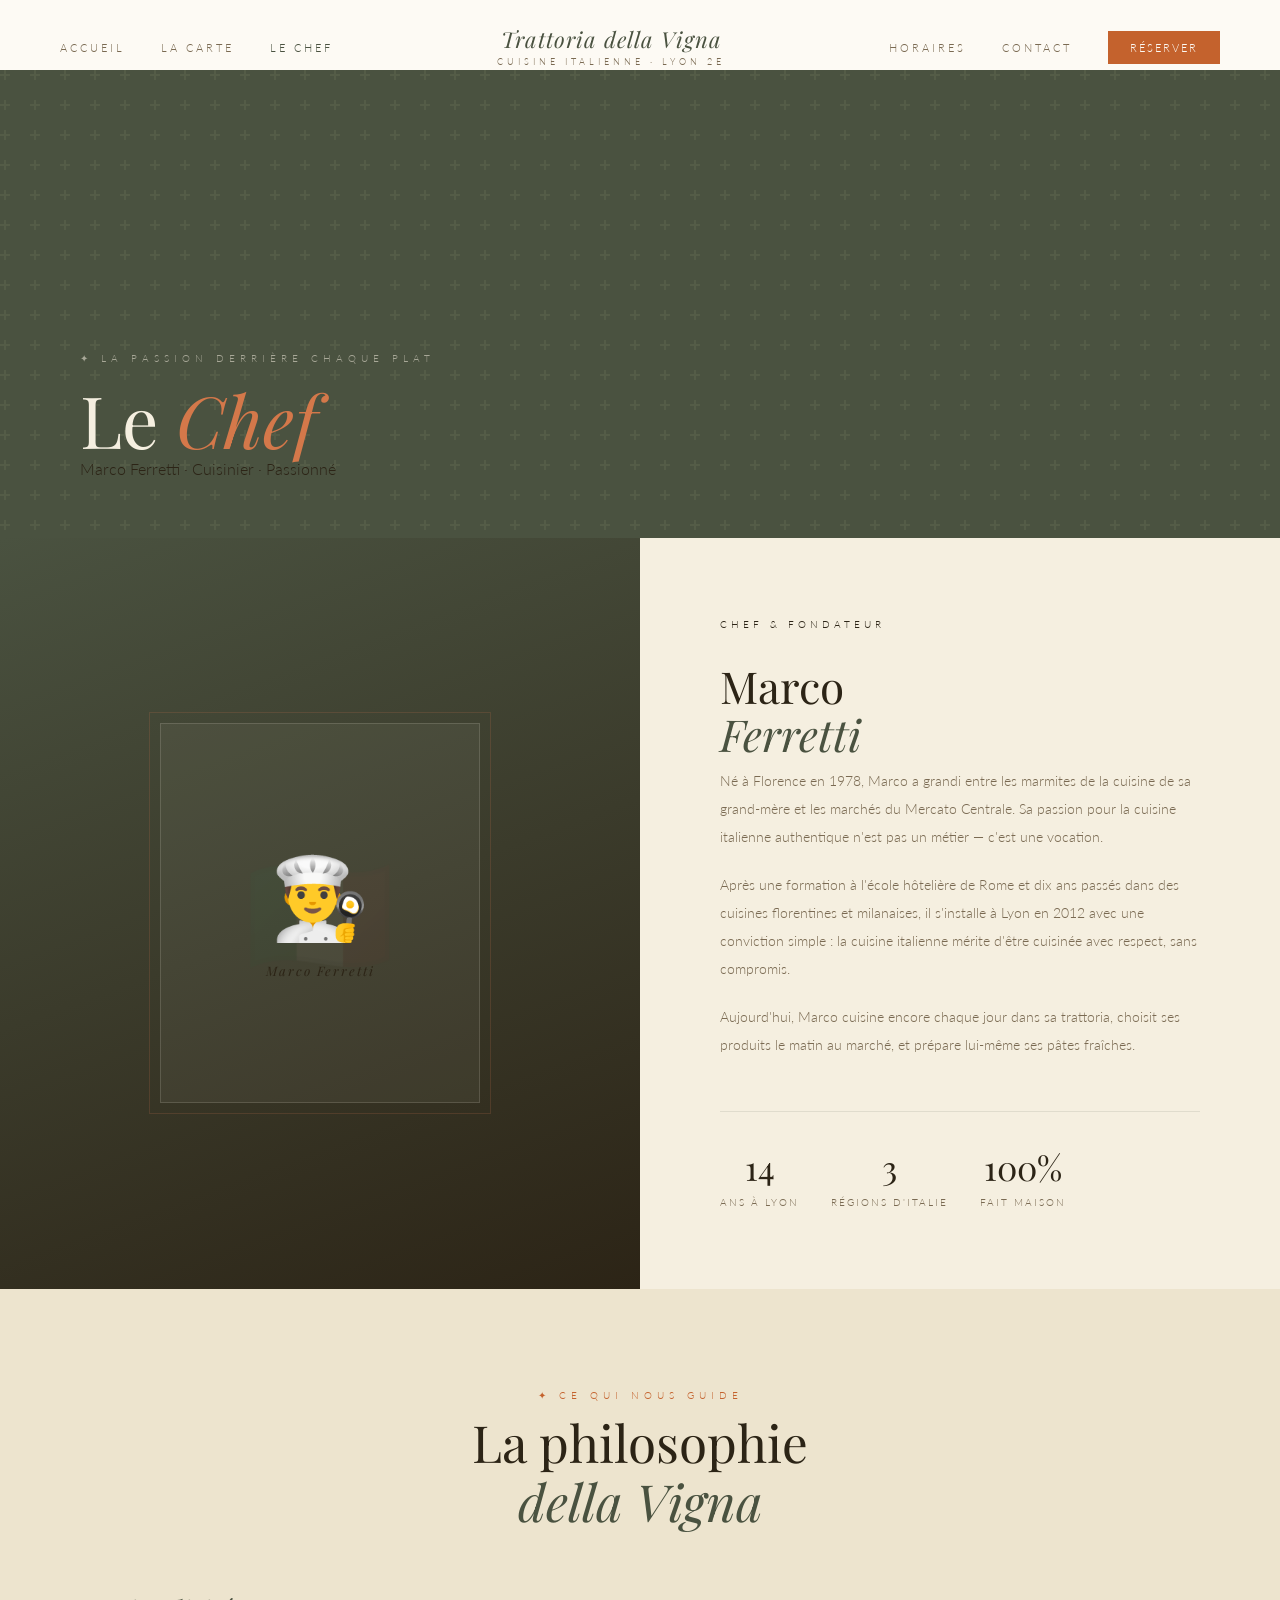
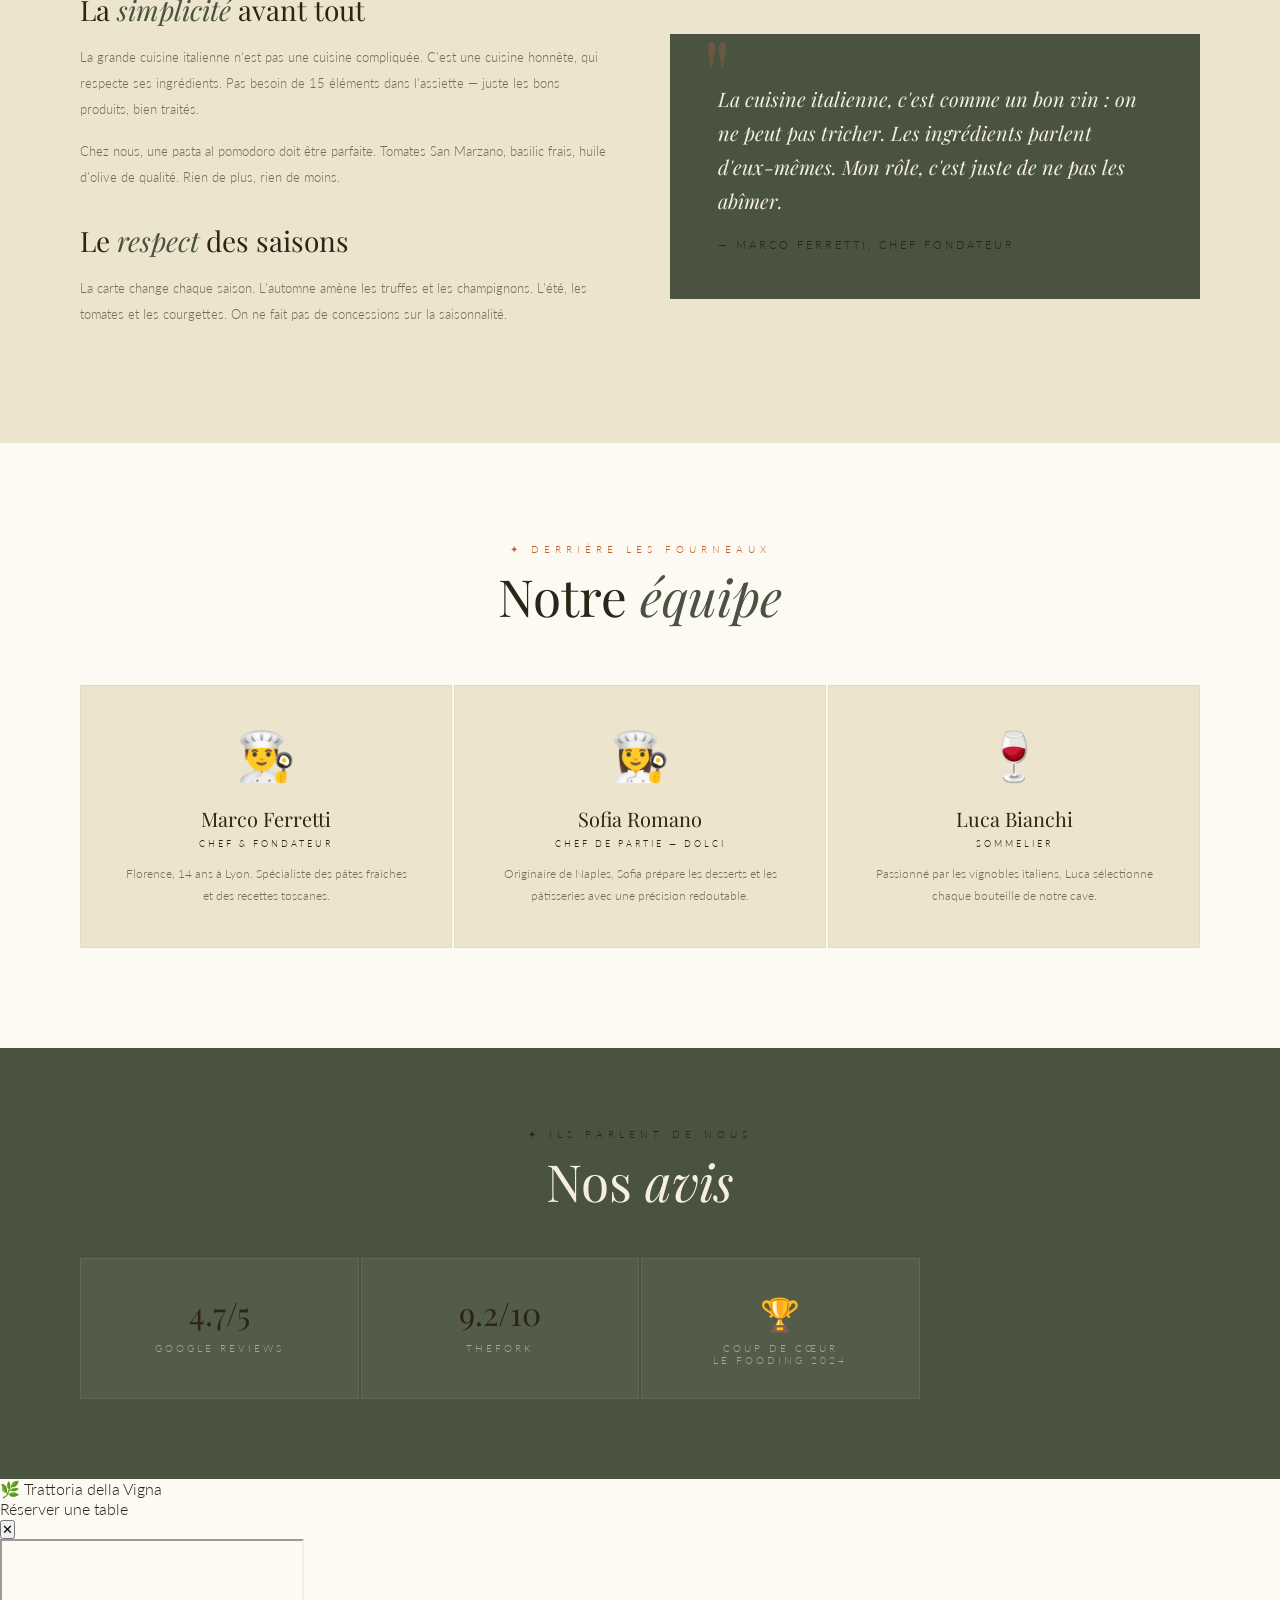
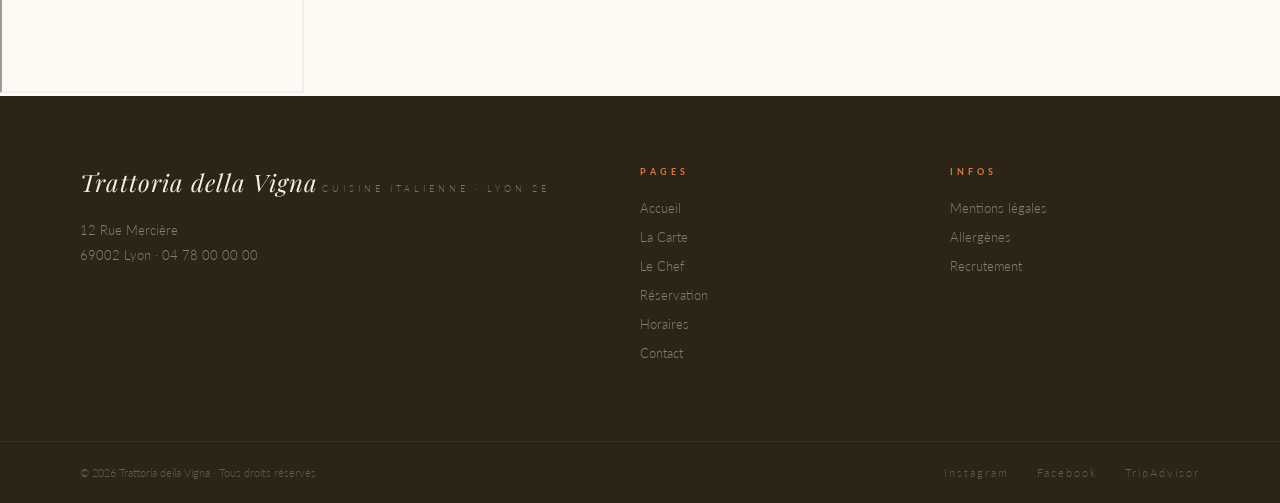
<file: chef.html>
<!DOCTYPE html>
<html lang="fr">
<head>
<meta charset="UTF-8">
<meta name="viewport" content="width=device-width, initial-scale=1.0">
<title>Le Chef — Trattoria della Vigna</title>
<link rel="stylesheet" href="style.css">
<style>
.chef-page { padding-top: 70px; }

.chef-intro {
  display: grid;
  grid-template-columns: 1fr 1fr;
  min-height: 620px;
}

.chef-portrait {
  background: linear-gradient(160deg, var(--olive) 0%, var(--brun) 100%);
  display: flex;
  align-items: center;
  justify-content: center;
  position: relative;
  overflow: hidden;
}

.chef-portrait-inner {
  width: 320px;
  height: 380px;
  background: rgba(245,239,224,0.05);
  border: 1px solid rgba(245,239,224,0.15);
  display: flex;
  flex-direction: column;
  align-items: center;
  justify-content: center;
  position: relative;
  z-index: 2;
  font-size: 80px;
}

.chef-portrait-inner::before {
  content: '';
  position: absolute;
  inset: -12px;
  border: 1px solid rgba(196,113,74,0.2);
}

.chef-portrait-deco {
  position: absolute;
  font-size: 120px;
  opacity: 0.04;
}

.chef-portrait-label {
  font-family: 'Playfair Display', serif;
  font-size: 13px;
  font-style: italic;
  color: var(--terra-clair);
  margin-top: 16px;
  letter-spacing: 2px;
}

.chef-bio {
  background: var(--creme);
  padding: 80px;
  display: flex;
  flex-direction: column;
  justify-content: center;
}

.chef-name {
  font-family: 'Playfair Display', serif;
  font-size: 44px;
  font-weight: 400;
  color: var(--brun);
  line-height: 1.1;
  margin-bottom: 8px;
}

.chef-name em { font-style: italic; color: var(--olive); }

.chef-role {
  font-size: 10px;
  letter-spacing: 4px;
  color: var(--terra);
  text-transform: uppercase;
  margin-bottom: 32px;
}

.chef-bio p {
  font-size: 14px;
  color: var(--texte-doux);
  line-height: 2;
  margin-bottom: 20px;
}

.chef-stats {
  display: flex;
  gap: 32px;
  margin-top: 32px;
  padding-top: 32px;
  border-top: 1px solid rgba(74,82,64,0.12);
}

.chef-stat { text-align: center; }
.chef-stat-number {
  font-family: 'Playfair Display', serif;
  font-size: 34px;
  color: var(--terra);
  display: block;
}
.chef-stat-label { font-size: 10px; letter-spacing: 2px; color: var(--texte-doux); text-transform: uppercase; }

/* PHILOSOPHIE */
.philosophie { padding: 100px 80px; background: var(--creme-fonce); }

.philo-grid {
  display: grid;
  grid-template-columns: 1fr 1fr;
  gap: 60px;
  margin-top: 60px;
  align-items: center;
}

.philo-text { }

.philo-text h3 {
  font-family: 'Playfair Display', serif;
  font-size: 28px;
  color: var(--brun);
  margin-bottom: 16px;
  font-weight: 400;
}

.philo-text h3 em { font-style: italic; color: var(--olive); }
.philo-text p { font-size: 13px; color: var(--texte-doux); line-height: 2; margin-bottom: 16px; }

.quote-block {
  background: var(--olive);
  padding: 48px;
  position: relative;
}

.quote-mark {
  font-family: 'Playfair Display', serif;
  font-size: 100px;
  color: rgba(196,113,74,0.25);
  position: absolute;
  top: -10px;
  left: 32px;
  line-height: 1;
}

.quote-text {
  font-family: 'Playfair Display', serif;
  font-size: 20px;
  font-style: italic;
  color: var(--creme);
  line-height: 1.7;
  position: relative;
  z-index: 2;
}

.quote-author { font-size: 11px; letter-spacing: 3px; color: var(--terra-clair); text-transform: uppercase; margin-top: 20px; }

/* ÉQUIPE */
.equipe { padding: 100px 80px; background: var(--blanc); }

.equipe-grid {
  display: grid;
  grid-template-columns: repeat(3, 1fr);
  gap: 2px;
  margin-top: 60px;
}

.membre-card {
  padding: 40px;
  text-align: center;
  border: 1px solid rgba(74,82,64,0.07);
  background: var(--creme-fonce);
  transition: all 0.3s;
}

.membre-card:hover { transform: translateY(-4px); box-shadow: 0 16px 32px rgba(58,46,30,0.08); }

.membre-avatar { font-size: 48px; margin-bottom: 20px; display: block; }
.membre-nom { font-family: 'Playfair Display', serif; font-size: 20px; color: var(--brun); margin-bottom: 6px; }
.membre-role { font-size: 9px; letter-spacing: 3px; color: var(--terra); text-transform: uppercase; margin-bottom: 14px; }
.membre-desc { font-size: 12px; color: var(--texte-doux); line-height: 1.8; }

/* MÉDIAS */
.medias { background: var(--olive); padding: 80px; }
.medias-grid { display: grid; grid-template-columns: repeat(4, 1fr); gap: 2px; margin-top: 48px; }
.media-item {
  background: rgba(245,239,224,0.05);
  border: 1px solid rgba(245,239,224,0.08);
  padding: 32px;
  text-align: center;
}
.media-note { font-family: 'Playfair Display', serif; font-size: 32px; color: var(--terra-clair); margin-bottom: 8px; }
.media-name { font-size: 10px; letter-spacing: 3px; color: rgba(245,239,224,0.5); text-transform: uppercase; }

@media(max-width: 768px) {
  .chef-intro { grid-template-columns: 1fr; }
  .chef-portrait { min-height: 300px; }
  .chef-bio { padding: 50px 24px; }
  .chef-stats { flex-wrap: wrap; gap: 20px; }
  .philosophie { padding: 60px 24px; }
  .philo-grid { grid-template-columns: 1fr; }
  .equipe { padding: 60px 24px; }
  .equipe-grid { grid-template-columns: 1fr; }
  .medias { padding: 60px 24px; }
  .medias-grid { grid-template-columns: 1fr 1fr; }
}
</style>
</head>
<body>

<nav id="navbar">
  <ul class="nav-links">
    <li><a href="index.html">Accueil</a></li>
    <li><a href="menu.html">La Carte</a></li>
    <li><a href="chef.html" class="active">Le Chef</a></li>
  </ul>
  <a href="index.html" class="nav-logo">
    <div class="nav-logo-name">Trattoria della Vigna</div>
    <div class="nav-logo-sub">Cuisine italienne · Lyon 2e</div>
  </a>
  <ul class="nav-links" style="justify-content:flex-end;">
    <li><a href="horaires.html">Horaires</a></li>
    <li><a href="contact.html">Contact</a></li>
    <li><a href="reservation.html" class="nav-reserve">Réserver</a></li>
  </ul>
</nav>

<div class="chef-page">
  <div class="page-hero">
    <div class="page-hero-content">
      <div class="page-eyebrow">✦ La passion derrière chaque plat</div>
      <h1 class="page-title">Le <em>Chef</em></h1>
      <div class="terra-line"></div>
      <p class="page-subtitle">Marco Ferretti · Cuisinier · Passionné</p>
    </div>
  </div>

  <!-- CHEF INTRO -->
  <div class="chef-intro">
    <div class="chef-portrait">
      <div class="chef-portrait-deco">🇮🇹</div>
      <div class="chef-portrait-inner">
        👨‍🍳
        <div class="chef-portrait-label">Marco Ferretti</div>
      </div>
    </div>
    <div class="chef-bio">
      <div class="chef-role">Chef & Fondateur</div>
      <h1 class="chef-name">Marco<br><em>Ferretti</em></h1>
      <p>Né à Florence en 1978, Marco a grandi entre les marmites de la cuisine de sa grand-mère et les marchés du Mercato Centrale. Sa passion pour la cuisine italienne authentique n'est pas un métier — c'est une vocation.</p>
      <p>Après une formation à l'école hôtelière de Rome et dix ans passés dans des cuisines florentines et milanaises, il s'installe à Lyon en 2012 avec une conviction simple : la cuisine italienne mérite d'être cuisinée avec respect, sans compromis.</p>
      <p>Aujourd'hui, Marco cuisine encore chaque jour dans sa trattoria, choisit ses produits le matin au marché, et prépare lui-même ses pâtes fraîches.</p>
      <div class="chef-stats">
        <div class="chef-stat">
          <span class="chef-stat-number">14</span>
          <span class="chef-stat-label">Ans à Lyon</span>
        </div>
        <div class="chef-stat">
          <span class="chef-stat-number">3</span>
          <span class="chef-stat-label">Régions d'Italie</span>
        </div>
        <div class="chef-stat">
          <span class="chef-stat-number">100%</span>
          <span class="chef-stat-label">Fait maison</span>
        </div>
      </div>
    </div>
  </div>

  <!-- PHILOSOPHIE -->
  <section class="philosophie">
    <div style="text-align:center;">
      <div class="section-eyebrow">✦ Ce qui nous guide</div>
      <div class="section-title">La philosophie<br><em>della Vigna</em></div>
      <div class="terra-line"></div>
    </div>
    <div class="philo-grid">
      <div class="philo-text">
        <h3>La <em>simplicité</em> avant tout</h3>
        <p>La grande cuisine italienne n'est pas une cuisine compliquée. C'est une cuisine honnête, qui respecte ses ingrédients. Pas besoin de 15 éléments dans l'assiette — juste les bons produits, bien traités.</p>
        <p>Chez nous, une pasta al pomodoro doit être parfaite. Tomates San Marzano, basilic frais, huile d'olive de qualité. Rien de plus, rien de moins.</p>
        <h3 style="margin-top:32px;">Le <em>respect</em> des saisons</h3>
        <p>La carte change chaque saison. L'automne amène les truffes et les champignons. L'été, les tomates et les courgettes. On ne fait pas de concessions sur la saisonnalité.</p>
      </div>
      <div class="quote-block reveal">
        <div class="quote-mark">"</div>
        <div class="quote-text">La cuisine italienne, c'est comme un bon vin : on ne peut pas tricher. Les ingrédients parlent d'eux-mêmes. Mon rôle, c'est juste de ne pas les abîmer.</div>
        <div class="quote-author">— Marco Ferretti, Chef fondateur</div>
      </div>
    </div>
  </section>

  <!-- ÉQUIPE -->
  <section class="equipe">
    <div style="text-align:center;">
      <div class="section-eyebrow">✦ Derrière les fourneaux</div>
      <div class="section-title">Notre <em>équipe</em></div>
      <div class="terra-line"></div>
    </div>
    <div class="equipe-grid">
      <div class="membre-card reveal">
        <span class="membre-avatar">👨‍🍳</span>
        <div class="membre-nom">Marco Ferretti</div>
        <div class="membre-role">Chef & Fondateur</div>
        <div class="membre-desc">Florence, 14 ans à Lyon. Spécialiste des pâtes fraîches et des recettes toscanes.</div>
      </div>
      <div class="membre-card reveal" style="transition-delay:0.1s;">
        <span class="membre-avatar">👩‍🍳</span>
        <div class="membre-nom">Sofia Romano</div>
        <div class="membre-role">Chef de partie — Dolci</div>
        <div class="membre-desc">Originaire de Naples, Sofia prépare les desserts et les pâtisseries avec une précision redoutable.</div>
      </div>
      <div class="membre-card reveal" style="transition-delay:0.2s;">
        <span class="membre-avatar">🍷</span>
        <div class="membre-nom">Luca Bianchi</div>
        <div class="membre-role">Sommelier</div>
        <div class="membre-desc">Passionné par les vignobles italiens, Luca sélectionne chaque bouteille de notre cave.</div>
      </div>
    </div>
  </section>

  <!-- MEDIAS -->
  <section class="medias">
    <div style="text-align:center;">
      <div class="section-eyebrow" style="color:var(--terra-clair);">✦ Ils parlent de nous</div>
      <div class="section-title" style="color:var(--creme);">Nos <em style="color:var(--terra-clair)">avis</em></div>
      <div class="terra-line"></div>
    </div>
    <div class="medias-grid">
      <div class="media-item reveal">
        <div class="media-note">4.7/5</div>
        <div class="media-name">Google Reviews</div>
      </div>
      <div class="media-item reveal">
        <div class="media-note">9.2/10</div>
        <div class="media-name">TheFork</div>
      </div>
      <div class="media-item reveal">
        <div class="media-note">🏆</div>
        <div class="media-name">Coup de cœur<br>Le Fooding 2024</div>
      </div>
      <div class="media-item reveal">
        <div class="media-note">Top 10</div>
        <div class="media-name">Meilleur italien<br>Lyon — 2023</div>
      </div>
    </div>
  </section>
</div>

<div id="popup-reservation">
  <div class="popup-inner">
    <div class="popup-header">
      <div>
        <div class="popup-title-small">🌿 Trattoria della Vigna</div>
        <div class="popup-title">Réserver une table</div>
      </div>
      <button class="popup-close" onclick="fermerPopup()">✕</button>
    </div>
    <iframe src="https://restaurant-reservation-9r5p.vercel.app/"></iframe>
  </div>
</div>

<footer>
  <div class="footer-inner">
    <div class="footer-brand">
      <span class="nav-logo-name">Trattoria della Vigna</span>
      <span class="nav-logo-sub">Cuisine italienne · Lyon 2e</span>
      <p>12 Rue Mercière<br>69002 Lyon · 04 78 00 00 00</p>
    </div>
    <div class="footer-links"><h4>Pages</h4><ul><li><a href="index.html">Accueil</a></li><li><a href="menu.html">La Carte</a></li><li><a href="chef.html">Le Chef</a></li><li><a href="reservation.html">Réservation</a></li><li><a href="horaires.html">Horaires</a></li><li><a href="contact.html">Contact</a></li></ul></div>
    <div class="footer-links"><h4>Infos</h4><ul><li><a href="#">Mentions légales</a></li><li><a href="#">Allergènes</a></li><li><a href="#">Recrutement</a></li></ul></div>
  </div>
  <div class="footer-bottom">
    <p>© 2026 Trattoria della Vigna · Tous droits réservés</p>
    <div class="footer-social"><a href="#">Instagram</a><a href="#">Facebook</a><a href="#">TripAdvisor</a></div>
  </div>
</footer>

<div class="notif" id="notif"><div class="notif-title"></div><div class="notif-text"></div></div>
<script src="main.js"></script>
</body>
</html>
</file>
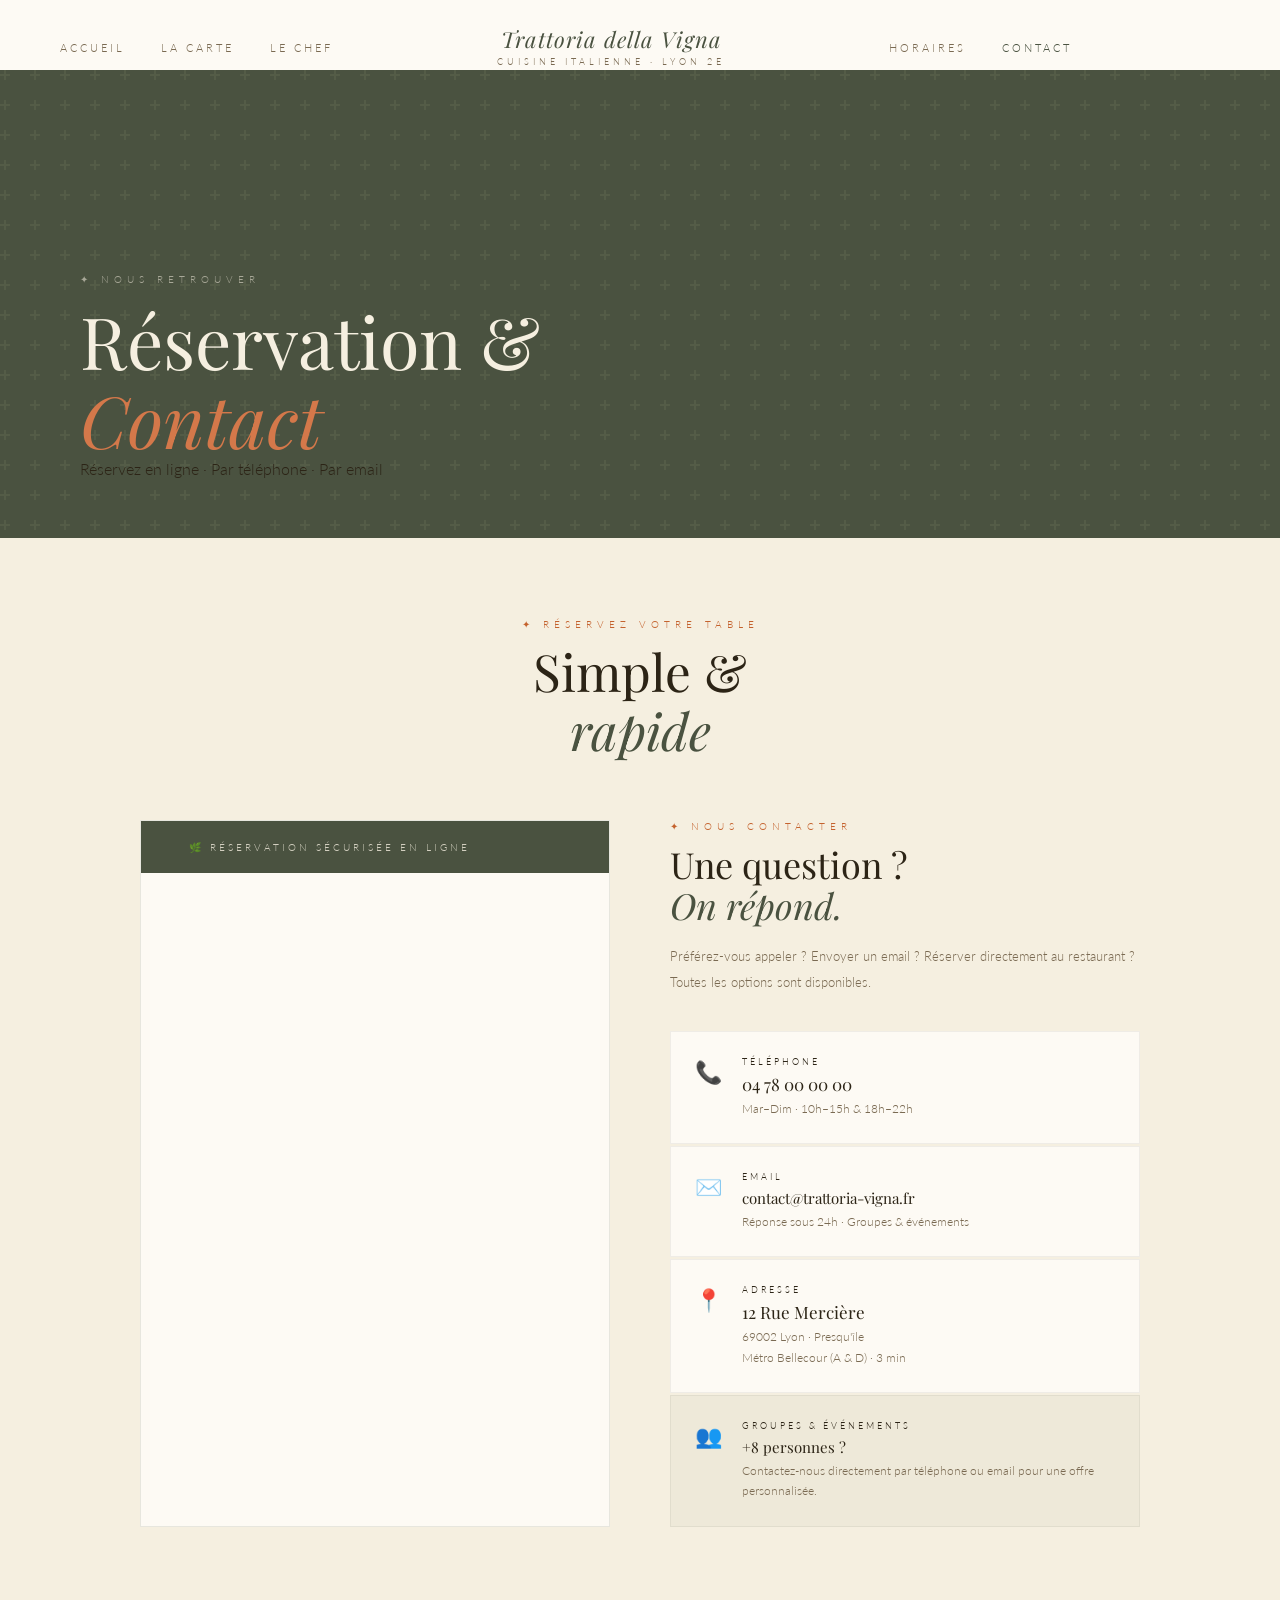
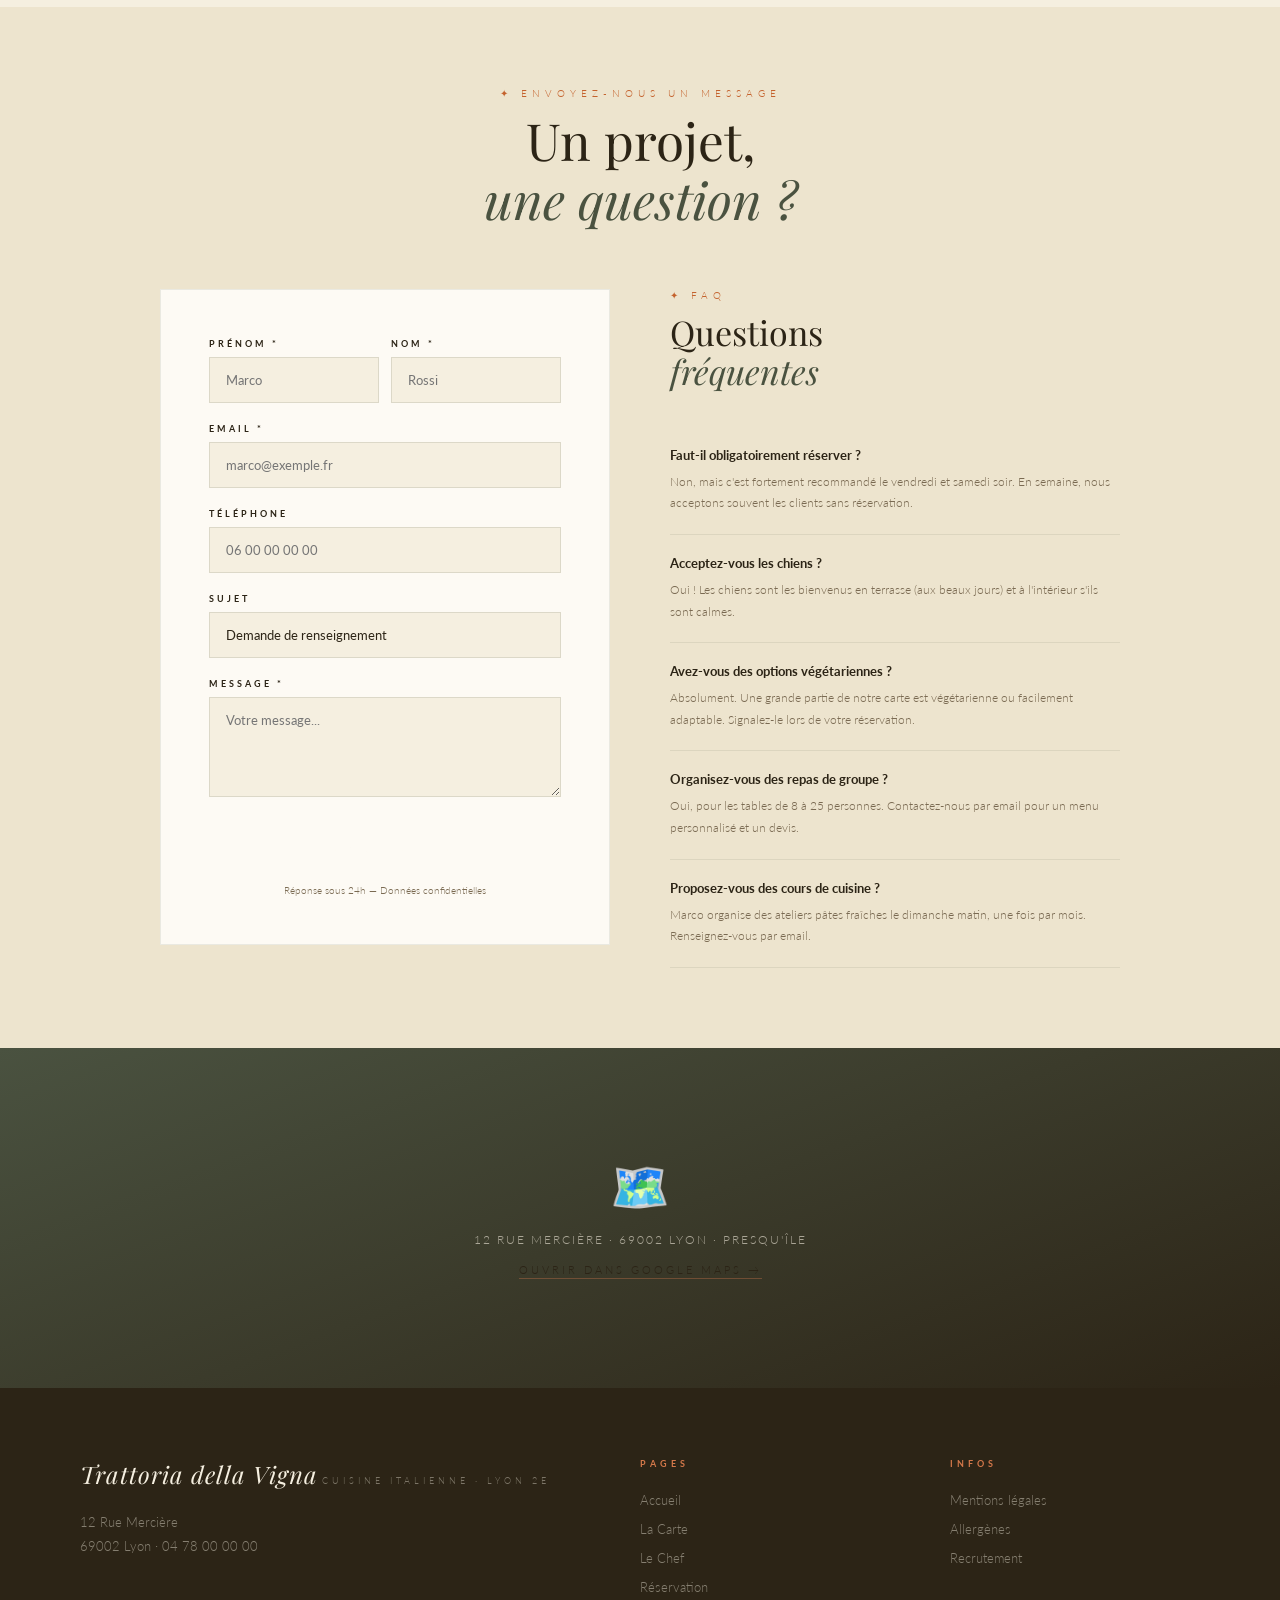
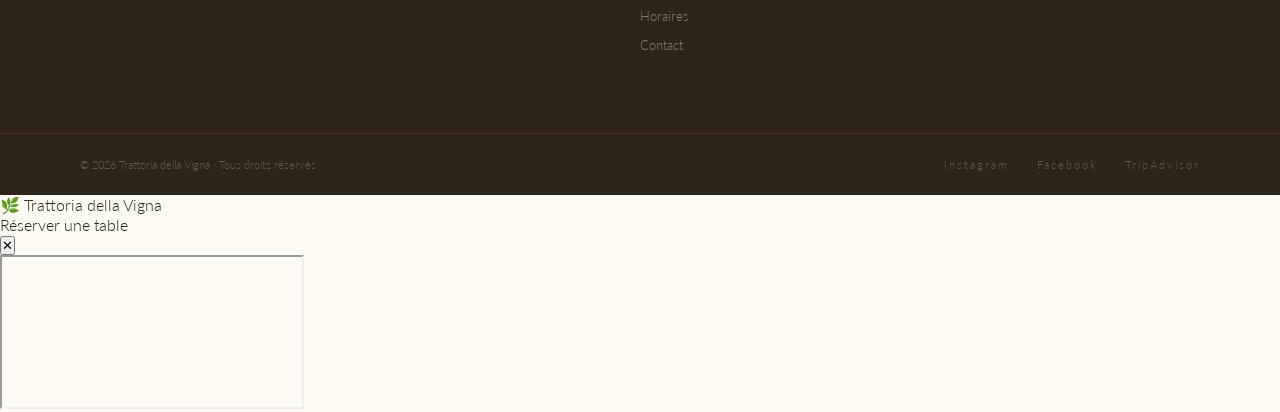
<file: contact.html>
<!DOCTYPE html>
<html lang="fr">
<head>
<meta charset="UTF-8">
<meta name="viewport" content="width=device-width, initial-scale=1.0">
<title>Réservation & Contact — Trattoria della Vigna</title>
<link rel="stylesheet" href="style.css">
<style>
.contact-page { padding-top: 70px; }

/* RESERVATION PRINCIPALE */
.resa-main {
  background: var(--creme);
  padding: 80px;
}

.resa-grid {
  display: grid;
  grid-template-columns: 1fr 1fr;
  gap: 60px;
  max-width: 1000px;
  margin: 60px auto 0;
}

/* IFRAME RESA */
.resa-frame-wrapper {
  border: 1px solid rgba(74,82,64,0.12);
  background: var(--blanc);
  overflow: hidden;
}

.resa-frame-header {
  background: var(--olive);
  padding: 20px 28px;
  display: flex;
  align-items: center;
  gap: 12px;
}

.resa-frame-dot {
  width: 8px; height: 8px;
  border-radius: 50%;
  background: var(--terra-clair);
  animation: blink 1.5s ease-in-out infinite;
}

@keyframes blink { 0%,100%{opacity:1;} 50%{opacity:0.4;} }

.resa-frame-label { font-size: 10px; letter-spacing: 3px; color: rgba(245,239,224,0.8); text-transform: uppercase; }
.resa-frame-wrapper iframe { width: 100%; height: 520px; border: none; display: block; }

/* INFOS CONTACT */
.contact-side { }
.contact-side .section-title { margin-bottom: 8px; }

.contact-blocks { margin-top: 36px; display: flex; flex-direction: column; gap: 2px; }

.contact-block {
  display: flex;
  align-items: flex-start;
  gap: 20px;
  padding: 24px;
  background: var(--blanc);
  border: 1px solid rgba(74,82,64,0.08);
  transition: all 0.3s;
}

.contact-block:hover { border-color: rgba(196,113,74,0.3); }

.contact-block-icon { font-size: 22px; flex-shrink: 0; margin-top: 2px; }
.contact-block-title { font-size: 9px; letter-spacing: 3px; color: var(--terra); text-transform: uppercase; margin-bottom: 6px; }
.contact-block-info { font-family: 'Playfair Display', serif; font-size: 17px; color: var(--brun); margin-bottom: 4px; font-weight: 400; }
.contact-block-detail { font-size: 12px; color: var(--texte-doux); line-height: 1.7; }

/* FORMULAIRE CONTACT */
.section-contact-form { background: var(--creme-fonce); padding: 80px; }

.form-grid {
  display: grid;
  grid-template-columns: 1fr 1fr;
  gap: 60px;
  max-width: 960px;
  margin: 60px auto 0;
  align-items: start;
}

.form-wrapper { background: var(--blanc); padding: 48px; border: 1px solid rgba(74,82,64,0.1); }

.form-group { margin-bottom: 20px; }

.form-group label {
  display: block;
  font-size: 9px;
  letter-spacing: 3px;
  color: var(--terra);
  text-transform: uppercase;
  margin-bottom: 8px;
  font-weight: 700;
}

.form-group input,
.form-group select,
.form-group textarea {
  width: 100%;
  padding: 14px 16px;
  background: var(--creme);
  border: 1px solid rgba(74,82,64,0.15);
  font-family: 'Lato', sans-serif;
  font-size: 13px;
  color: var(--texte);
  transition: border-color 0.3s;
  outline: none;
  appearance: none;
}

.form-group input:focus,
.form-group select:focus,
.form-group textarea:focus {
  border-color: var(--olive);
  background: var(--blanc);
}

.form-group textarea { resize: vertical; min-height: 100px; }

.form-row { display: grid; grid-template-columns: 1fr 1fr; gap: 12px; }

.form-submit {
  width: 100%;
  padding: 16px;
  background: var(--terra);
  color: var(--blanc);
  border: none;
  font-family: 'Lato', sans-serif;
  font-size: 10px;
  font-weight: 700;
  letter-spacing: 3px;
  text-transform: uppercase;
  cursor: pointer;
  transition: all 0.3s;
  margin-top: 8px;
}

.form-submit:hover { background: var(--terra-clair); }

/* TEXTE CÔTÉ */
.form-side { }

.form-side .section-title { font-size: 36px; }

.faq-list { margin-top: 36px; }

.faq-item {
  padding: 20px 0;
  border-bottom: 1px solid rgba(74,82,64,0.1);
}

.faq-question {
  font-size: 13px;
  font-weight: 700;
  color: var(--brun);
  margin-bottom: 8px;
  cursor: pointer;
}

.faq-answer { font-size: 12px; color: var(--texte-doux); line-height: 1.8; }

/* CARTE */
.section-map { background: var(--olive); padding: 0; }
.map-placeholder {
  height: 340px;
  background: linear-gradient(160deg, var(--olive), var(--brun));
  display: flex;
  align-items: center;
  justify-content: center;
  flex-direction: column;
  gap: 16px;
}

.map-placeholder p { font-size: 12px; color: rgba(245,239,224,0.6); letter-spacing: 2px; text-transform: uppercase; }
.map-placeholder a {
  color: var(--terra-clair);
  font-size: 11px;
  letter-spacing: 3px;
  text-transform: uppercase;
  text-decoration: none;
  border-bottom: 1px solid rgba(196,113,74,0.4);
  padding-bottom: 2px;
}

@media(max-width: 768px) {
  .resa-main { padding: 40px 20px; }
  .resa-grid { grid-template-columns: 1fr; }
  .section-contact-form { padding: 60px 20px; }
  .form-grid { grid-template-columns: 1fr; }
  .form-row { grid-template-columns: 1fr; }
  .form-wrapper { padding: 32px 20px; }
}
</style>
</head>
<body>

<nav id="navbar">
  <ul class="nav-links">
    <li><a href="index.html">Accueil</a></li>
    <li><a href="menu.html">La Carte</a></li>
    <li><a href="chef.html">Le Chef</a></li>
  </ul>
  <a href="index.html" class="nav-logo">
    <div class="nav-logo-name">Trattoria della Vigna</div>
    <div class="nav-logo-sub">Cuisine italienne · Lyon 2e</div>
  </a>
  <ul class="nav-links" style="justify-content:flex-end;">
    <li><a href="horaires.html">Horaires</a></li>
    <li><a href="contact.html" class="active">Contact</a></li>
    <li><a href="reservation.html" class="nav-reserve" style="background:var(--terra)!important;">Réserver</a></li>
  </ul>
</nav>

<div class="contact-page">

  <!-- PAGE HERO -->
  <div class="page-hero">
    <div class="page-hero-content">
      <div class="page-eyebrow">✦ Nous retrouver</div>
      <h1 class="page-title">Réservation &<br><em>Contact</em></h1>
      <div class="terra-line"></div>
      <p class="page-subtitle">Réservez en ligne · Par téléphone · Par email</p>
    </div>
  </div>

  <!-- RÉSERVATION PRINCIPALE -->
  <section class="resa-main">
    <div style="text-align:center;">
      <div class="section-eyebrow">✦ Réservez votre table</div>
      <div class="section-title">Simple &<br><em>rapide</em></div>
      <div class="terra-line"></div>
    </div>
    <div class="resa-grid">

      <!-- IFRAME SYSTÈME RÉSERVATION -->
      <div class="resa-frame-wrapper reveal">
        <div class="resa-frame-header">
          <div class="resa-frame-dot"></div>
          <div class="resa-frame-label">🌿 Réservation sécurisée en ligne</div>
        </div>
        <iframe src="https://restaurant-reservation-9r5p.vercel.app/"></iframe>
      </div>

      <!-- INFOS CONTACT -->
      <div class="contact-side reveal" style="transition-delay:0.15s;">
        <div class="section-eyebrow">✦ Nous contacter</div>
        <div class="section-title" style="font-size:36px;">Une question ?<br><em>On répond.</em></div>
        <p style="font-size:13px;color:var(--texte-doux);line-height:2;margin-top:16px;margin-bottom:32px;">Préférez-vous appeler ? Envoyer un email ? Réserver directement au restaurant ? Toutes les options sont disponibles.</p>

        <div class="contact-blocks">
          <div class="contact-block">
            <div class="contact-block-icon">📞</div>
            <div>
              <div class="contact-block-title">Téléphone</div>
              <div class="contact-block-info"><a href="tel:+33478000000" style="text-decoration:none;color:inherit;">04 78 00 00 00</a></div>
              <div class="contact-block-detail">Mar–Dim · 10h–15h & 18h–22h</div>
            </div>
          </div>
          <div class="contact-block">
            <div class="contact-block-icon">✉️</div>
            <div>
              <div class="contact-block-title">Email</div>
              <div class="contact-block-info" style="font-size:15px;"><a href="mailto:contact@trattoria-vigna.fr" style="text-decoration:none;color:inherit;">contact@trattoria-vigna.fr</a></div>
              <div class="contact-block-detail">Réponse sous 24h · Groupes & événements</div>
            </div>
          </div>
          <div class="contact-block">
            <div class="contact-block-icon">📍</div>
            <div>
              <div class="contact-block-title">Adresse</div>
              <div class="contact-block-info">12 Rue Mercière</div>
              <div class="contact-block-detail">69002 Lyon · Presqu'île<br>Métro Bellecour (A & D) · 3 min</div>
            </div>
          </div>
          <div class="contact-block" style="background:rgba(74,82,64,0.04);">
            <div class="contact-block-icon">👥</div>
            <div>
              <div class="contact-block-title">Groupes & Événements</div>
              <div class="contact-block-info" style="font-size:15px;">+8 personnes ?</div>
              <div class="contact-block-detail">Contactez-nous directement par téléphone ou email pour une offre personnalisée.</div>
            </div>
          </div>
        </div>
      </div>
    </div>
  </section>

  <!-- FORMULAIRE CONTACT -->
  <section class="section-contact-form">
    <div style="text-align:center;">
      <div class="section-eyebrow">✦ Envoyez-nous un message</div>
      <div class="section-title">Un projet,<br><em>une question ?</em></div>
      <div class="terra-line"></div>
    </div>
    <div class="form-grid">
      <div class="form-wrapper reveal">
        <div class="form-row">
          <div class="form-group">
            <label>Prénom *</label>
            <input type="text" placeholder="Marco">
          </div>
          <div class="form-group">
            <label>Nom *</label>
            <input type="text" placeholder="Rossi">
          </div>
        </div>
        <div class="form-group">
          <label>Email *</label>
          <input type="email" placeholder="marco@exemple.fr">
        </div>
        <div class="form-group">
          <label>Téléphone</label>
          <input type="tel" placeholder="06 00 00 00 00">
        </div>
        <div class="form-group">
          <label>Sujet</label>
          <select>
            <option>Demande de renseignement</option>
            <option>Réservation groupe (+8 pers.)</option>
            <option>Événement privé</option>
            <option>Partenariat / Presse</option>
            <option>Autre</option>
          </select>
        </div>
        <div class="form-group">
          <label>Message *</label>
          <textarea placeholder="Votre message..."></textarea>
        </div>
        <button class="form-submit" onclick="sendMessage()">Envoyer le message</button>
        <p style="font-size:10px;color:var(--texte-doux);margin-top:12px;text-align:center;">Réponse sous 24h — Données confidentielles</p>
      </div>

      <div class="form-side reveal" style="transition-delay:0.15s;">
        <div class="section-eyebrow">✦ FAQ</div>
        <div class="section-title" style="font-size:34px;">Questions<br><em>fréquentes</em></div>
        <div class="faq-list">
          <div class="faq-item">
            <div class="faq-question">Faut-il obligatoirement réserver ?</div>
            <div class="faq-answer">Non, mais c'est fortement recommandé le vendredi et samedi soir. En semaine, nous acceptons souvent les clients sans réservation.</div>
          </div>
          <div class="faq-item">
            <div class="faq-question">Acceptez-vous les chiens ?</div>
            <div class="faq-answer">Oui ! Les chiens sont les bienvenus en terrasse (aux beaux jours) et à l'intérieur s'ils sont calmes.</div>
          </div>
          <div class="faq-item">
            <div class="faq-question">Avez-vous des options végétariennes ?</div>
            <div class="faq-answer">Absolument. Une grande partie de notre carte est végétarienne ou facilement adaptable. Signalez-le lors de votre réservation.</div>
          </div>
          <div class="faq-item">
            <div class="faq-question">Organisez-vous des repas de groupe ?</div>
            <div class="faq-answer">Oui, pour les tables de 8 à 25 personnes. Contactez-nous par email pour un menu personnalisé et un devis.</div>
          </div>
          <div class="faq-item">
            <div class="faq-question">Proposez-vous des cours de cuisine ?</div>
            <div class="faq-answer">Marco organise des ateliers pâtes fraîches le dimanche matin, une fois par mois. Renseignez-vous par email.</div>
          </div>
        </div>
      </div>
    </div>
  </section>

  <!-- CARTE / MAP -->
  <section class="section-map">
    <div class="map-placeholder">
      <span style="font-size:48px;">🗺️</span>
      <p>12 Rue Mercière · 69002 Lyon · Presqu'île</p>
      <a href="https://maps.google.com" target="_blank">Ouvrir dans Google Maps →</a>
    </div>
  </section>

</div>

<footer>
  <div class="footer-inner">
    <div class="footer-brand">
      <span class="nav-logo-name">Trattoria della Vigna</span>
      <span class="nav-logo-sub">Cuisine italienne · Lyon 2e</span>
      <p>12 Rue Mercière<br>69002 Lyon · 04 78 00 00 00</p>
    </div>
    <div class="footer-links"><h4>Pages</h4><ul><li><a href="index.html">Accueil</a></li><li><a href="menu.html">La Carte</a></li><li><a href="chef.html">Le Chef</a></li><li><a href="reservation.html">Réservation</a></li><li><a href="horaires.html">Horaires</a></li><li><a href="contact.html">Contact</a></li></ul></div>
    <div class="footer-links"><h4>Infos</h4><ul><li><a href="#">Mentions légales</a></li><li><a href="#">Allergènes</a></li><li><a href="#">Recrutement</a></li></ul></div>
  </div>
  <div class="footer-bottom">
    <p>© 2026 Trattoria della Vigna · Tous droits réservés</p>
    <div class="footer-social"><a href="#">Instagram</a><a href="#">Facebook</a><a href="#">TripAdvisor</a></div>
  </div>
</footer>

<div id="popup-reservation">
  <div class="popup-inner">
    <div class="popup-header">
      <div>
        <div class="popup-title-small">🌿 Trattoria della Vigna</div>
        <div class="popup-title">Réserver une table</div>
      </div>
      <button class="popup-close" onclick="fermerPopup()">✕</button>
    </div>
    <iframe src="https://restaurant-reservation-9r5p.vercel.app/"></iframe>
  </div>
</div>

<div class="notif" id="notif"><div class="notif-title"></div><div class="notif-text"></div></div>
<script src="main.js"></script>
<script>
function sendMessage() {
  showNotif('Message envoyé ✓', 'Merci ! Nous vous répondrons sous 24h.');
}
</script>
</body>
</html>
</file>
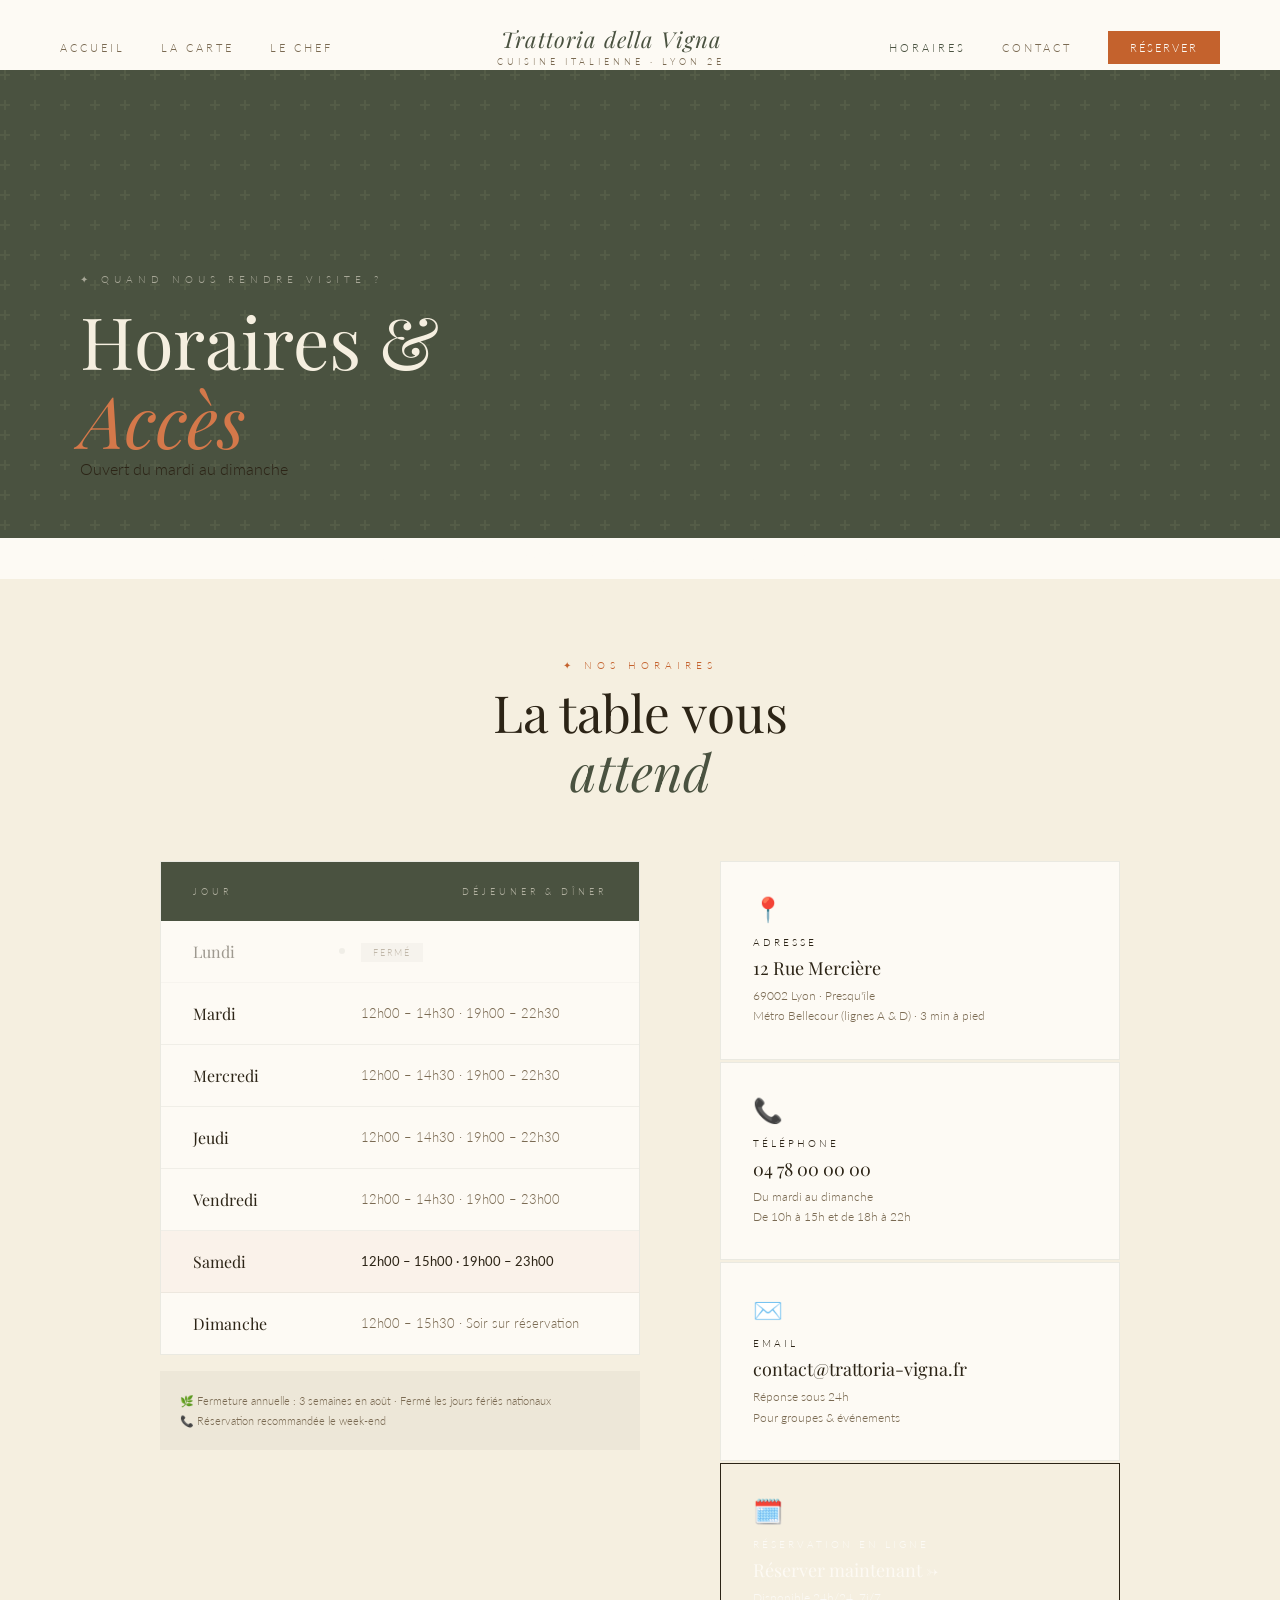
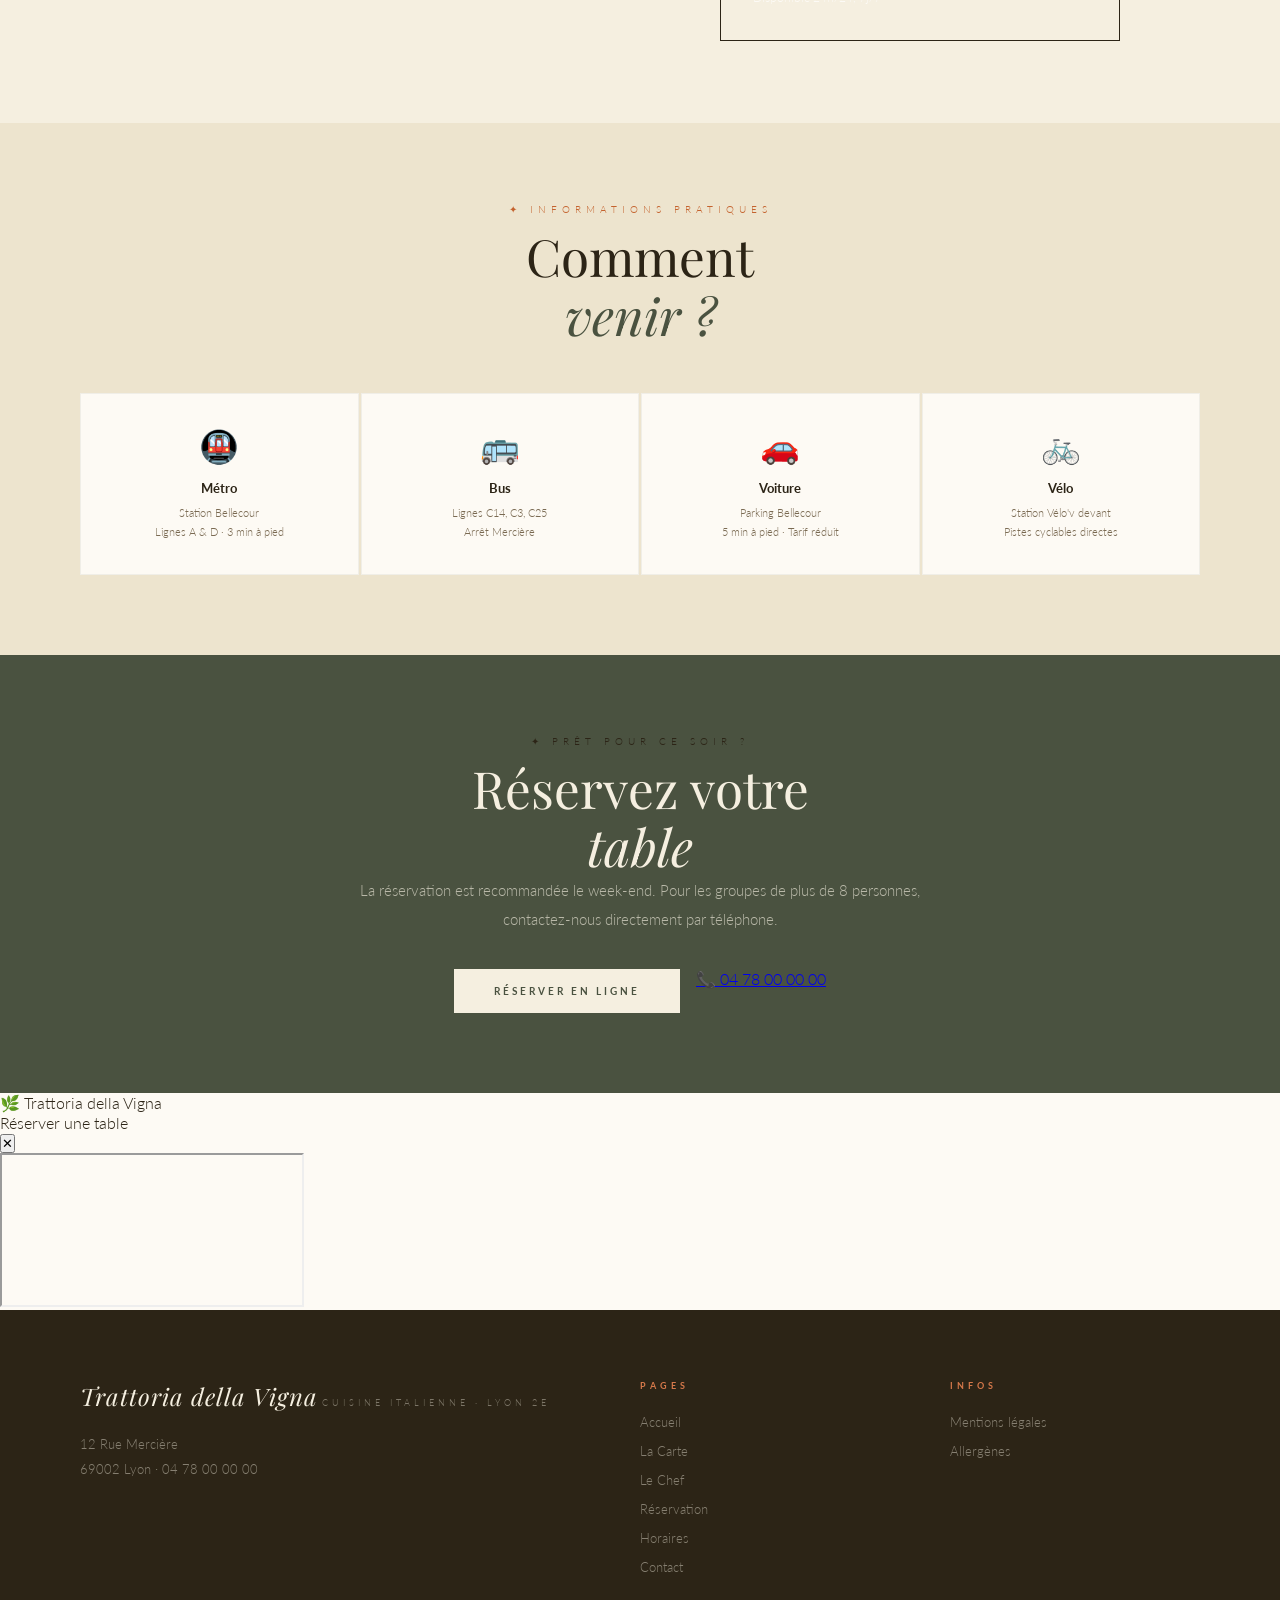
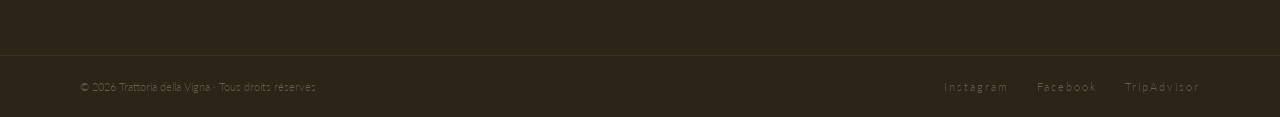
<file: horaires.html>
<!DOCTYPE html>
<html lang="fr">
<head>
<meta charset="UTF-8">
<meta name="viewport" content="width=device-width, initial-scale=1.0">
<title>Horaires — Trattoria della Vigna</title>
<link rel="stylesheet" href="style.css">
<style>
.horaires-page { padding-top: 70px; }

/* SECTION PRINCIPALE */
.horaires-main {
  background: var(--creme);
  padding: 80px;
}

.horaires-grid {
  display: grid;
  grid-template-columns: 1.2fr 1fr;
  gap: 80px;
  max-width: 960px;
  margin: 60px auto 0;
  align-items: start;
}

/* TABLEAU DES JOURS */
.horaires-tableau {
  background: var(--blanc);
  border: 1px solid rgba(74,82,64,0.1);
}

.horaires-tableau-header {
  background: var(--olive);
  padding: 24px 32px;
  display: flex;
  justify-content: space-between;
}

.horaires-tableau-header span {
  font-size: 9px;
  letter-spacing: 4px;
  color: rgba(245,239,224,0.6);
  text-transform: uppercase;
}

.jour-row {
  display: flex;
  align-items: center;
  padding: 20px 32px;
  border-bottom: 1px solid rgba(74,82,64,0.07);
  transition: background 0.2s;
}

.jour-row:last-child { border-bottom: none; }

.jour-row:hover { background: var(--creme-fonce); }

.jour-row.today { background: rgba(196,113,74,0.06); border-left: 3px solid var(--terra); }
.jour-row.ferme { opacity: 0.45; }

.jour-nom {
  font-family: 'Playfair Display', serif;
  font-size: 16px;
  color: var(--brun);
  min-width: 130px;
  font-weight: 400;
}

.jour-row.today .jour-nom { color: var(--terra); }

.jour-dot {
  width: 6px;
  height: 6px;
  border-radius: 50%;
  background: rgba(74,82,64,0.15);
  margin: 0 16px;
  flex-shrink: 0;
}

.jour-row.today .jour-dot { background: var(--terra); }
.jour-row:not(.ferme) .jour-dot { background: var(--olive-pale); }

.jour-horaire {
  font-size: 13px;
  color: var(--texte-doux);
  flex: 1;
}

.jour-row.today .jour-horaire { color: var(--texte); font-weight: 400; }

.ferme-badge {
  font-size: 9px;
  letter-spacing: 2px;
  background: rgba(74,82,64,0.08);
  color: var(--texte-doux);
  padding: 4px 12px;
  text-transform: uppercase;
}

/* INFOS RAPIDES */
.infos-rapides { }

.info-block {
  background: var(--blanc);
  border: 1px solid rgba(74,82,64,0.1);
  padding: 32px;
  margin-bottom: 2px;
  transition: border-color 0.3s;
}

.info-block:hover { border-color: rgba(196,113,74,0.3); }

.info-icon { font-size: 24px; margin-bottom: 12px; display: block; }
.info-title { font-size: 10px; letter-spacing: 3px; color: var(--terra); text-transform: uppercase; margin-bottom: 8px; }
.info-content { font-family: 'Playfair Display', serif; font-size: 18px; color: var(--brun); margin-bottom: 6px; }
.info-detail { font-size: 12px; color: var(--texte-doux); line-height: 1.7; }

/* INFOS PRATIQUES */
.infos-pratiques {
  background: var(--creme-fonce);
  padding: 80px;
}

.pratiques-grid {
  display: grid;
  grid-template-columns: repeat(4, 1fr);
  gap: 2px;
  margin-top: 48px;
}

.pratique-item {
  background: var(--blanc);
  padding: 32px 24px;
  text-align: center;
  border: 1px solid rgba(74,82,64,0.07);
}

.pratique-icon { font-size: 32px; margin-bottom: 14px; display: block; }
.pratique-title { font-size: 13px; font-weight: 700; color: var(--brun); margin-bottom: 8px; }
.pratique-desc { font-size: 11px; color: var(--texte-doux); line-height: 1.7; }

/* CTA RESERV */
.horaires-cta {
  background: var(--olive);
  padding: 80px;
  text-align: center;
}

.horaires-cta .section-title { color: var(--creme); }
.horaires-cta .section-intro { color: rgba(245,239,224,0.65); text-align: center; margin: 0 auto 36px; }

/* Badge "aujourd'hui ouvert" */
.status-banner {
  background: var(--terra);
  padding: 14px 80px;
  display: flex;
  align-items: center;
  justify-content: center;
  gap: 12px;
}

.status-dot-live {
  width: 8px;
  height: 8px;
  border-radius: 50%;
  background: var(--blanc);
  animation: blink 1.5s ease-in-out infinite;
}

@keyframes blink { 0%,100%{opacity:1;} 50%{opacity:0.3;} }

.status-text { font-size: 11px; letter-spacing: 3px; color: var(--blanc); text-transform: uppercase; font-weight: 700; }

@media(max-width: 768px) {
  .horaires-main { padding: 40px 20px; }
  .horaires-grid { grid-template-columns: 1fr; gap: 32px; }
  .infos-pratiques { padding: 60px 24px; }
  .pratiques-grid { grid-template-columns: 1fr 1fr; }
  .horaires-cta { padding: 60px 24px; }
  .status-banner { padding: 14px 24px; }
}
</style>
</head>
<body>

<nav id="navbar">
  <ul class="nav-links">
    <li><a href="index.html">Accueil</a></li>
    <li><a href="menu.html">La Carte</a></li>
    <li><a href="chef.html">Le Chef</a></li>
  </ul>
  <a href="index.html" class="nav-logo">
    <div class="nav-logo-name">Trattoria della Vigna</div>
    <div class="nav-logo-sub">Cuisine italienne · Lyon 2e</div>
  </a>
  <ul class="nav-links" style="justify-content:flex-end;">
    <li><a href="horaires.html" class="active">Horaires</a></li>
    <li><a href="contact.html">Contact</a></li>
    <li><a href="reservation.html" class="nav-reserve">Réserver</a></li>
  </ul>
</nav>

<div class="horaires-page">

  <!-- PAGE HERO -->
  <div class="page-hero">
    <div class="page-hero-content">
      <div class="page-eyebrow">✦ Quand nous rendre visite ?</div>
      <h1 class="page-title">Horaires &<br><em>Accès</em></h1>
      <div class="terra-line"></div>
      <p class="page-subtitle">Ouvert du mardi au dimanche</p>
    </div>
  </div>

  <!-- STATUT LIVE -->
  <div class="status-banner" id="status-banner">
    <div class="status-dot-live"></div>
    <div class="status-text" id="status-text">Chargement...</div>
  </div>

  <!-- HORAIRES MAIN -->
  <section class="horaires-main">
    <div style="text-align:center;">
      <div class="section-eyebrow">✦ Nos horaires</div>
      <div class="section-title">La table vous<br><em>attend</em></div>
      <div class="terra-line"></div>
    </div>

    <div class="horaires-grid">

      <!-- TABLEAU -->
      <div class="reveal">
        <div class="horaires-tableau">
          <div class="horaires-tableau-header">
            <span>Jour</span>
            <span>Déjeuner &amp; Dîner</span>
          </div>

          <div class="jour-row ferme" id="row-lundi">
            <div class="jour-nom">Lundi</div>
            <div class="jour-dot"></div>
            <div class="jour-horaire"><span class="ferme-badge">Fermé</span></div>
          </div>

          <div class="jour-row" id="row-mardi">
            <div class="jour-nom">Mardi</div>
            <div class="jour-dot"></div>
            <div class="jour-horaire">12h00 – 14h30 · 19h00 – 22h30</div>
          </div>

          <div class="jour-row" id="row-mercredi">
            <div class="jour-nom">Mercredi</div>
            <div class="jour-dot"></div>
            <div class="jour-horaire">12h00 – 14h30 · 19h00 – 22h30</div>
          </div>

          <div class="jour-row" id="row-jeudi">
            <div class="jour-nom">Jeudi</div>
            <div class="jour-dot"></div>
            <div class="jour-horaire">12h00 – 14h30 · 19h00 – 22h30</div>
          </div>

          <div class="jour-row" id="row-vendredi">
            <div class="jour-nom">Vendredi</div>
            <div class="jour-dot"></div>
            <div class="jour-horaire">12h00 – 14h30 · 19h00 – 23h00</div>
          </div>

          <div class="jour-row" id="row-samedi">
            <div class="jour-nom">Samedi</div>
            <div class="jour-dot"></div>
            <div class="jour-horaire">12h00 – 15h00 · 19h00 – 23h00</div>
          </div>

          <div class="jour-row" id="row-dimanche">
            <div class="jour-nom">Dimanche</div>
            <div class="jour-dot"></div>
            <div class="jour-horaire">12h00 – 15h30 · Soir sur réservation</div>
          </div>
        </div>

        <div style="margin-top:16px;padding:20px;background:rgba(74,82,64,0.05);font-size:11px;color:var(--texte-doux);line-height:1.8;border-left:2px solid var(--terra);">
          🌿 Fermeture annuelle : 3 semaines en août · Fermé les jours fériés nationaux<br>
          📞 Réservation recommandée le week-end
        </div>
      </div>

      <!-- INFOS RAPIDES -->
      <div class="reveal" style="transition-delay:0.15s;">
        <div class="info-block">
          <span class="info-icon">📍</span>
          <div class="info-title">Adresse</div>
          <div class="info-content">12 Rue Mercière</div>
          <div class="info-detail">69002 Lyon · Presqu'île<br>Métro Bellecour (lignes A & D) · 3 min à pied</div>
        </div>
        <div class="info-block">
          <span class="info-icon">📞</span>
          <div class="info-title">Téléphone</div>
          <div class="info-content">04 78 00 00 00</div>
          <div class="info-detail">Du mardi au dimanche<br>De 10h à 15h et de 18h à 22h</div>
        </div>
        <div class="info-block">
          <span class="info-icon">✉️</span>
          <div class="info-title">Email</div>
          <div class="info-content">contact@trattoria-vigna.fr</div>
          <div class="info-detail">Réponse sous 24h<br>Pour groupes &amp; événements</div>
        </div>
        <div class="info-block" style="background:var(--terra);border-color:var(--terra);cursor:pointer;" onclick="ouvrirPopup()">
          <span class="info-icon">🗓️</span>
          <div class="info-title" style="color:rgba(255,255,255,0.7);">Réservation en ligne</div>
          <div class="info-content" style="color:var(--blanc);">Réserver maintenant →</div>
          <div class="info-detail" style="color:rgba(255,255,255,0.7);">Disponible 24h/24, 7j/7</div>
        </div>
      </div>
    </div>
  </section>

  <!-- INFOS PRATIQUES -->
  <section class="infos-pratiques">
    <div style="text-align:center;">
      <div class="section-eyebrow">✦ Informations pratiques</div>
      <div class="section-title">Comment<br><em>venir ?</em></div>
      <div class="terra-line"></div>
    </div>
    <div class="pratiques-grid">
      <div class="pratique-item reveal">
        <span class="pratique-icon">🚇</span>
        <div class="pratique-title">Métro</div>
        <div class="pratique-desc">Station Bellecour<br>Lignes A & D · 3 min à pied</div>
      </div>
      <div class="pratique-item reveal" style="transition-delay:0.1s;">
        <span class="pratique-icon">🚌</span>
        <div class="pratique-title">Bus</div>
        <div class="pratique-desc">Lignes C14, C3, C25<br>Arrêt Mercière</div>
      </div>
      <div class="pratique-item reveal" style="transition-delay:0.2s;">
        <span class="pratique-icon">🚗</span>
        <div class="pratique-title">Voiture</div>
        <div class="pratique-desc">Parking Bellecour<br>5 min à pied · Tarif réduit</div>
      </div>
      <div class="pratique-item reveal" style="transition-delay:0.3s;">
        <span class="pratique-icon">🚲</span>
        <div class="pratique-title">Vélo</div>
        <div class="pratique-desc">Station Vélo'v devant<br>Pistes cyclables directes</div>
      </div>
    </div>
  </section>

  <!-- CTA -->
  <section class="horaires-cta">
    <div class="section-eyebrow" style="color:var(--terra-clair);">✦ Prêt pour ce soir ?</div>
    <div class="section-title">Réservez votre<br><em style="color:var(--terra-clair)">table</em></div>
    <p class="section-intro">La réservation est recommandée le week-end. Pour les groupes de plus de 8 personnes, contactez-nous directement par téléphone.</p>
    <div style="display:flex;gap:16px;justify-content:center;flex-wrap:wrap;">
      <button onclick="ouvrirPopup()" style="background:var(--creme);color:var(--olive);padding:16px 40px;font-family:'Lato',sans-serif;font-size:10px;font-weight:700;letter-spacing:3px;text-transform:uppercase;border:none;cursor:pointer;">Réserver en ligne</button>
      <a href="tel:+33478000000" class="btn-outline-white">📞 04 78 00 00 00</a>
    </div>
  </section>
</div>

<div id="popup-reservation">
  <div class="popup-inner">
    <div class="popup-header">
      <div>
        <div class="popup-title-small">🌿 Trattoria della Vigna</div>
        <div class="popup-title">Réserver une table</div>
      </div>
      <button class="popup-close" onclick="fermerPopup()">✕</button>
    </div>
    <iframe src="https://restaurant-reservation-9r5p.vercel.app/"></iframe>
  </div>
</div>

<footer>
  <div class="footer-inner">
    <div class="footer-brand">
      <span class="nav-logo-name">Trattoria della Vigna</span>
      <span class="nav-logo-sub">Cuisine italienne · Lyon 2e</span>
      <p>12 Rue Mercière<br>69002 Lyon · 04 78 00 00 00</p>
    </div>
    <div class="footer-links"><h4>Pages</h4><ul><li><a href="index.html">Accueil</a></li><li><a href="menu.html">La Carte</a></li><li><a href="chef.html">Le Chef</a></li><li><a href="reservation.html">Réservation</a></li><li><a href="horaires.html">Horaires</a></li><li><a href="contact.html">Contact</a></li></ul></div>
    <div class="footer-links"><h4>Infos</h4><ul><li><a href="#">Mentions légales</a></li><li><a href="#">Allergènes</a></li></ul></div>
  </div>
  <div class="footer-bottom">
    <p>© 2026 Trattoria della Vigna · Tous droits réservés</p>
    <div class="footer-social"><a href="#">Instagram</a><a href="#">Facebook</a><a href="#">TripAdvisor</a></div>
  </div>
</footer>

<div class="notif" id="notif"><div class="notif-title"></div><div class="notif-text"></div></div>
<script src="main.js"></script>
<script>
// Highlight du jour actuel et statut live
const jours = ['dimanche','lundi','mardi','mercredi','jeudi','vendredi','samedi'];
const dayFr = ['Dimanche','Lundi','Mardi','Mercredi','Jeudi','Vendredi','Samedi'];
const now = new Date();
const dayIndex = now.getDay(); // 0=dim, 1=lun...
const hour = now.getHours() + now.getMinutes() / 60;

const jourKey = jours[dayIndex];
const row = document.getElementById('row-' + jourKey);
if (row) row.classList.add('today');

// Statut ouvert/fermé
const statusBanner = document.getElementById('status-banner');
const statusText = document.getElementById('status-text');

const ferme = dayIndex === 1; // Lundi fermé
const dejeune = hour >= 12 && hour < 14.5;
const dine = hour >= 19 && hour < 22.5;
const ouvert = !ferme && (dejeune || dine);

if (ouvert) {
  statusBanner.style.background = 'var(--olive)';
  statusText.textContent = 'Ouvert maintenant — ' + (dejeune ? 'Service déjeuner jusqu\'à 14h30' : 'Service dîner jusqu\'à 22h30');
} else if (ferme) {
  statusBanner.style.background = 'var(--brun)';
  statusText.textContent = 'Fermé le lundi — Nous sommes ouverts du mardi au dimanche';
} else {
  statusBanner.style.background = 'var(--brun-clair)';
  const prochaine = (dayIndex === 1) ? 'mardi' : (dejeune ? 'ce soir à 19h00' : (hour < 12 ? 'aujourd\'hui à 12h00' : 'demain à 12h00'));
  statusText.textContent = 'Actuellement fermé — Prochain service : ' + prochaine;
}
</script>
</body>
</html>
</file>
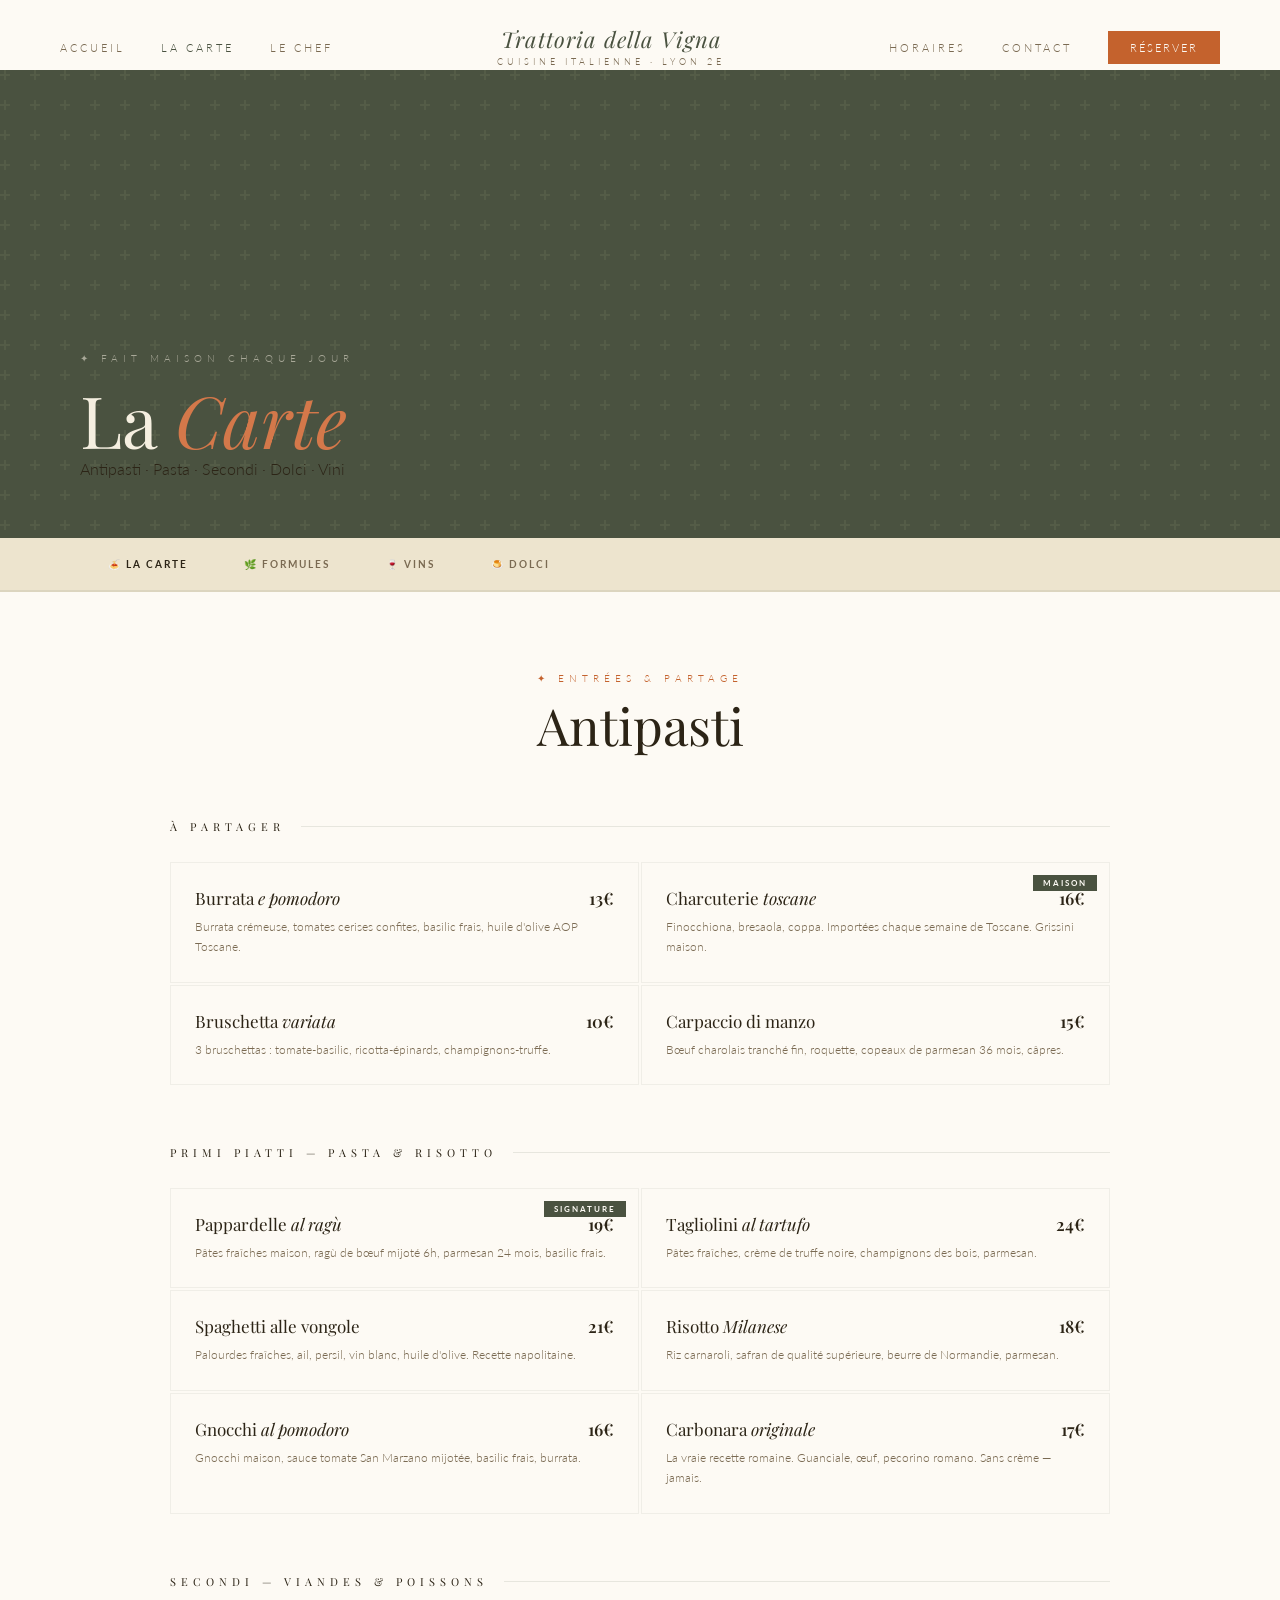
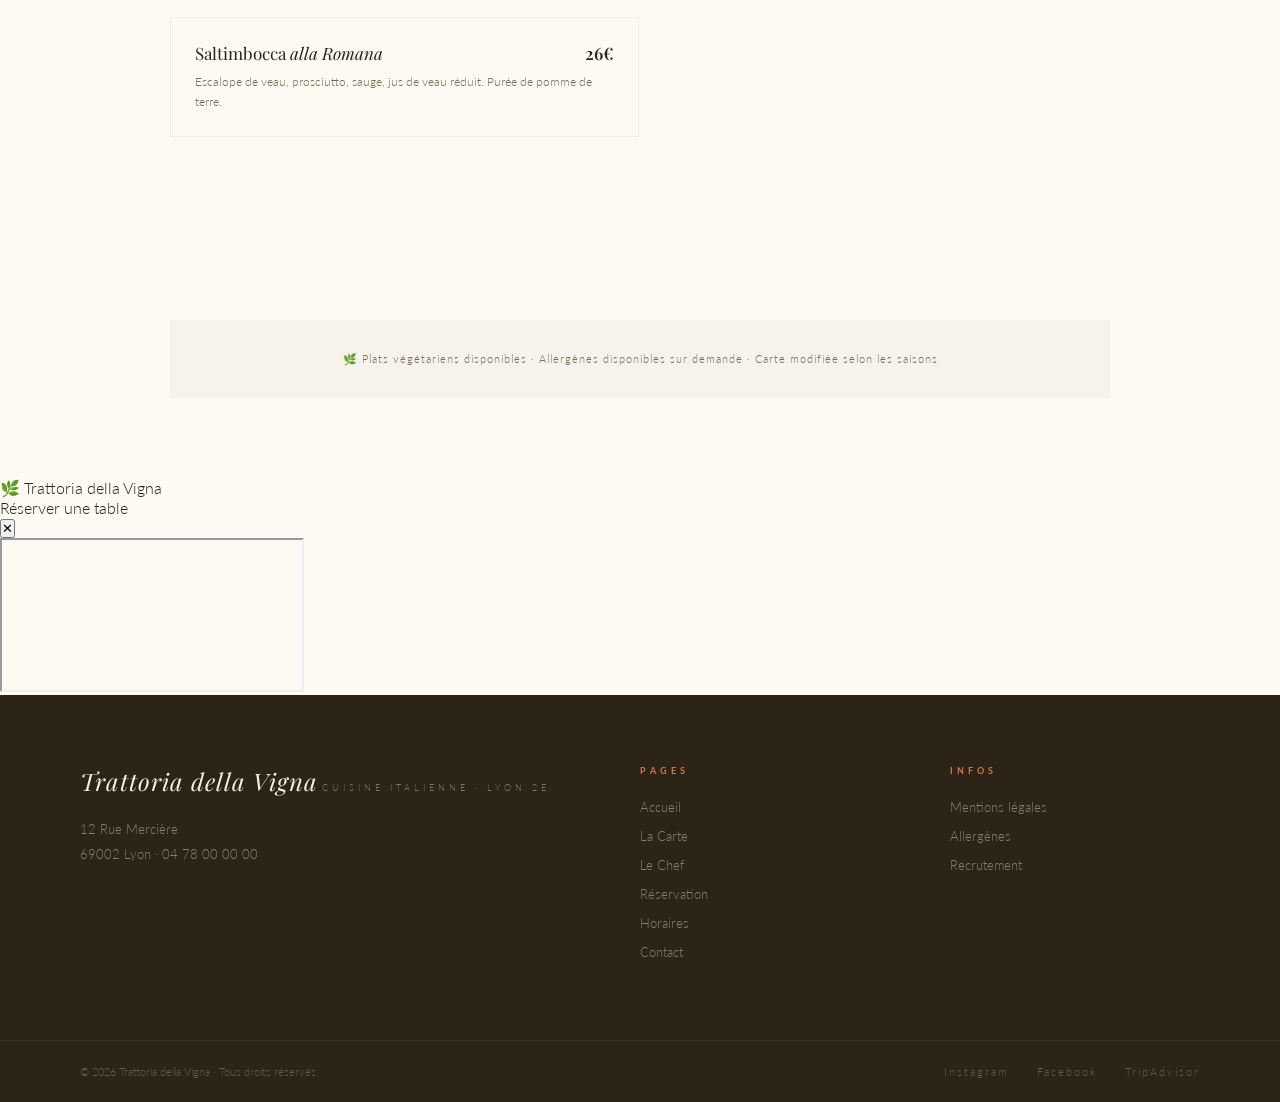
<file: menu.html>
<!DOCTYPE html>
<html lang="fr">
<head>
<meta charset="UTF-8">
<meta name="viewport" content="width=device-width, initial-scale=1.0">
<title>La Carte — Trattoria della Vigna</title>
<link rel="stylesheet" href="style.css">
<style>
.menu-page { padding-top: 70px; background: var(--blanc); }

.menu-nav-tabs {
  background: var(--creme-fonce);
  padding: 0 80px;
  display: flex;
  gap: 0;
  border-bottom: 2px solid rgba(74,82,64,0.1);
  overflow-x: auto;
}

.tab-btn {
  padding: 20px 28px;
  font-family: 'Lato', sans-serif;
  font-size: 10px;
  font-weight: 700;
  letter-spacing: 2px;
  text-transform: uppercase;
  color: var(--texte-doux);
  background: none;
  border: none;
  cursor: pointer;
  border-bottom: 2px solid transparent;
  margin-bottom: -2px;
  white-space: nowrap;
  transition: all 0.3s;
}

.tab-btn:hover { color: var(--olive); }
.tab-btn.active { color: var(--terra); border-bottom-color: var(--terra); }

.menu-section { padding: 80px; max-width: 1100px; margin: 0 auto; display: none; }
.menu-section.active { display: block; }

.menu-section-header { text-align: center; margin-bottom: 64px; }

.menu-category { margin-bottom: 60px; }

.category-title {
  font-family: 'Playfair Display', serif;
  font-size: 11px;
  font-weight: 400;
  color: var(--terra);
  letter-spacing: 5px;
  text-transform: uppercase;
  margin-bottom: 28px;
  display: flex;
  align-items: center;
  gap: 16px;
}

.category-title::after {
  content: '';
  flex: 1;
  height: 1px;
  background: rgba(74,82,64,0.12);
}

.plat-list { display: grid; grid-template-columns: 1fr 1fr; gap: 2px; }

.plat-item {
  padding: 24px;
  border: 1px solid rgba(74,82,64,0.07);
  background: var(--blanc);
  transition: all 0.3s;
  position: relative;
}

.plat-item:hover { background: var(--creme-fonce); border-color: rgba(74,82,64,0.15); }

.plat-item-header { display: flex; justify-content: space-between; align-items: flex-start; margin-bottom: 8px; gap: 16px; }

.plat-item-name {
  font-family: 'Playfair Display', serif;
  font-size: 17px;
  color: var(--brun);
  font-weight: 400;
}

.plat-item-name em { font-style: italic; }

.plat-item-price {
  font-family: 'Playfair Display', serif;
  font-size: 17px;
  color: var(--terra);
  white-space: nowrap;
  font-weight: 600;
}

.plat-item-desc { font-size: 12px; color: var(--texte-doux); line-height: 1.7; }

.plat-badge {
  position: absolute;
  top: 12px;
  right: 12px;
  background: var(--olive);
  color: var(--blanc);
  font-size: 8px;
  font-weight: 700;
  letter-spacing: 2px;
  text-transform: uppercase;
  padding: 3px 10px;
}

.formule-box {
  background: linear-gradient(135deg, var(--olive), var(--brun));
  padding: 48px;
  margin-top: 48px;
  display: grid;
  grid-template-columns: repeat(3, 1fr);
  gap: 32px;
}

.formule-item { text-align: center; color: var(--creme); }
.formule-item-title {
  font-family: 'Playfair Display', serif;
  font-size: 20px;
  margin-bottom: 8px;
}
.formule-item-price {
  font-family: 'Playfair Display', serif;
  font-size: 32px;
  color: var(--terra-clair);
  margin-bottom: 8px;
}
.formule-item-desc { font-size: 11px; opacity: 0.65; line-height: 1.7; }
.formule-divider { width: 1px; background: rgba(255,255,255,0.1); }

.vins-list { display: grid; grid-template-columns: 1fr 1fr 1fr; gap: 2px; }

.vin-item {
  padding: 28px;
  border: 1px solid rgba(74,82,64,0.08);
  background: var(--creme-fonce);
}

.vin-pays { font-size: 9px; letter-spacing: 3px; color: var(--terra); text-transform: uppercase; margin-bottom: 8px; }
.vin-nom { font-family: 'Playfair Display', serif; font-size: 16px; color: var(--brun); margin-bottom: 4px; }
.vin-desc { font-size: 11px; color: var(--texte-doux); line-height: 1.7; margin-bottom: 12px; }
.vin-prix { font-size: 13px; color: var(--terra); font-weight: 700; }

.allergenes-note {
  text-align: center;
  padding: 32px;
  background: rgba(74,82,64,0.04);
  font-size: 11px;
  color: var(--texte-doux);
  letter-spacing: 1px;
  margin-top: 48px;
}

@media(max-width: 768px) {
  .menu-nav-tabs { padding: 0 16px; }
  .menu-section { padding: 40px 20px; }
  .plat-list, .vins-list { grid-template-columns: 1fr; }
  .formule-box { grid-template-columns: 1fr; }
  .formule-divider { display: none; }
}
</style>
</head>
<body>

<nav id="navbar">
  <ul class="nav-links">
    <li><a href="index.html">Accueil</a></li>
    <li><a href="menu.html" class="active">La Carte</a></li>
    <li><a href="chef.html">Le Chef</a></li>
  </ul>
  <a href="index.html" class="nav-logo">
    <div class="nav-logo-name">Trattoria della Vigna</div>
    <div class="nav-logo-sub">Cuisine italienne · Lyon 2e</div>
  </a>
  <ul class="nav-links" style="justify-content:flex-end;">
    <li><a href="horaires.html">Horaires</a></li>
    <li><a href="contact.html">Contact</a></li>
    <li><a href="reservation.html" class="nav-reserve">Réserver</a></li>
  </ul>
</nav>

<div class="menu-page">
  <!-- PAGE HERO -->
  <div class="page-hero">
    <div class="page-hero-content">
      <div class="page-eyebrow">✦ Fait maison chaque jour</div>
      <h1 class="page-title">La <em>Carte</em></h1>
      <div class="terra-line"></div>
      <p class="page-subtitle">Antipasti · Pasta · Secondi · Dolci · Vini</p>
    </div>
  </div>

  <!-- ONGLETS -->
  <div class="menu-nav-tabs">
    <button class="tab-btn active" onclick="showTab('carte')">🍝 La Carte</button>
    <button class="tab-btn" onclick="showTab('formules')">🌿 Formules</button>
    <button class="tab-btn" onclick="showTab('vins')">🍷 Vins</button>
    <button class="tab-btn" onclick="showTab('dolci')">🍮 Dolci</button>
  </div>

  <!-- LA CARTE -->
  <div class="menu-section active" id="tab-carte">
    <div class="menu-section-header">
      <div class="section-eyebrow">✦ Entrées & Partage</div>
      <div class="section-title">Antipasti</div>
      <div class="terra-line"></div>
    </div>

    <div class="menu-category">
      <div class="category-title">À partager</div>
      <div class="plat-list">
        <div class="plat-item reveal">
          <div class="plat-item-header">
            <div class="plat-item-name">Burrata <em>e pomodoro</em></div>
            <div class="plat-item-price">13€</div>
          </div>
          <div class="plat-item-desc">Burrata crémeuse, tomates cerises confites, basilic frais, huile d'olive AOP Toscane.</div>
        </div>
        <div class="plat-item reveal">
          <div class="plat-badge">Maison</div>
          <div class="plat-item-header">
            <div class="plat-item-name">Charcuterie <em>toscane</em></div>
            <div class="plat-item-price">16€</div>
          </div>
          <div class="plat-item-desc">Finocchiona, bresaola, coppa. Importées chaque semaine de Toscane. Grissini maison.</div>
        </div>
        <div class="plat-item reveal">
          <div class="plat-item-header">
            <div class="plat-item-name">Bruschetta <em>variata</em></div>
            <div class="plat-item-price">10€</div>
          </div>
          <div class="plat-item-desc">3 bruschettas : tomate-basilic, ricotta-épinards, champignons-truffe.</div>
        </div>
        <div class="plat-item reveal">
          <div class="plat-item-header">
            <div class="plat-item-name">Carpaccio di manzo</div>
            <div class="plat-item-price">15€</div>
          </div>
          <div class="plat-item-desc">Bœuf charolais tranché fin, roquette, copeaux de parmesan 36 mois, câpres.</div>
        </div>
      </div>
    </div>

    <div class="menu-category">
      <div class="category-title">Primi Piatti — Pasta & Risotto</div>
      <div class="plat-list">
        <div class="plat-item reveal">
          <div class="plat-badge">Signature</div>
          <div class="plat-item-header">
            <div class="plat-item-name">Pappardelle <em>al ragù</em></div>
            <div class="plat-item-price">19€</div>
          </div>
          <div class="plat-item-desc">Pâtes fraîches maison, ragù de bœuf mijoté 6h, parmesan 24 mois, basilic frais.</div>
        </div>
        <div class="plat-item reveal">
          <div class="plat-item-header">
            <div class="plat-item-name">Tagliolini <em>al tartufo</em></div>
            <div class="plat-item-price">24€</div>
          </div>
          <div class="plat-item-desc">Pâtes fraîches, crème de truffe noire, champignons des bois, parmesan.</div>
        </div>
        <div class="plat-item reveal">
          <div class="plat-item-header">
            <div class="plat-item-name">Spaghetti alle vongole</div>
            <div class="plat-item-price">21€</div>
          </div>
          <div class="plat-item-desc">Palourdes fraîches, ail, persil, vin blanc, huile d'olive. Recette napolitaine.</div>
        </div>
        <div class="plat-item reveal">
          <div class="plat-item-header">
            <div class="plat-item-name">Risotto <em>Milanese</em></div>
            <div class="plat-item-price">18€</div>
          </div>
          <div class="plat-item-desc">Riz carnaroli, safran de qualité supérieure, beurre de Normandie, parmesan.</div>
        </div>
        <div class="plat-item reveal">
          <div class="plat-item-header">
            <div class="plat-item-name">Gnocchi <em>al pomodoro</em></div>
            <div class="plat-item-price">16€</div>
          </div>
          <div class="plat-item-desc">Gnocchi maison, sauce tomate San Marzano mijotée, basilic frais, burrata.</div>
        </div>
        <div class="plat-item reveal">
          <div class="plat-item-header">
            <div class="plat-item-name">Carbonara <em>originale</em></div>
            <div class="plat-item-price">17€</div>
          </div>
          <div class="plat-item-desc">La vraie recette romaine. Guanciale, œuf, pecorino romano. Sans crème — jamais.</div>
        </div>
      </div>
    </div>

    <div class="menu-category">
      <div class="category-title">Secondi — Viandes & Poissons</div>
      <div class="plat-list">
        <div class="plat-item reveal">
          <div class="plat-item-header">
            <div class="plat-item-name">Saltimbocca <em>alla Romana</em></div>
            <div class="plat-item-price">26€</div>
          </div>
          <div class="plat-item-desc">Escalope de veau, prosciutto, sauge, jus de veau réduit. Purée de pomme de terre.</div>
        </div>
        <div class="plat-item reveal">
          <div class="plat-item-header">
            <div class="plat-item-name">Branzino <em>al forno</em></div>
            <div class="plat-item-price">28€</div>
          </div>
          <div class="plat-item-desc">Bar rôti entier, légumes de saison, câpres, citron, huile d'olive.</div>
        </div>
        <div class="plat-item reveal">
          <div class="plat-item-header">
            <div class="plat-item-name">Ossobuco <em>Milanese</em></div>
            <div class="plat-item-price">29€</div>
          </div>
          <div class="plat-item-desc">Jarret de veau braisé, gremolata, risotto Milanese. Plat emblématique de la trattoria.</div>
        </div>
        <div class="plat-item reveal">
          <div class="plat-item-header">
            <div class="plat-item-name">Pollo <em>alla cacciatore</em></div>
            <div class="plat-item-price">22€</div>
          </div>
          <div class="plat-item-desc">Poulet fermier mijoté, tomates, olives, câpres, vin blanc. Recette de montagne.</div>
        </div>
      </div>
    </div>

    <div class="allergenes-note">
      🌿 Plats végétariens disponibles · Allergènes disponibles sur demande · Carte modifiée selon les saisons
    </div>
  </div>

  <!-- FORMULES -->
  <div class="menu-section" id="tab-formules">
    <div class="menu-section-header">
      <div class="section-eyebrow">✦ Nos formules</div>
      <div class="section-title">Bien manger,<br><em>à bon prix</em></div>
      <div class="terra-line"></div>
      <p class="section-intro" style="text-align:center;margin:16px auto 0;">Nos formules changent chaque semaine selon les arrivages et les saisons.</p>
    </div>
    <div class="formule-box">
      <div class="formule-item">
        <div class="formule-item-title">Menu Pranzo</div>
        <div class="formule-item-price">16€</div>
        <div class="formule-item-desc">Entrée + Plat<br>ou Plat + Dessert<br><br>Midi uniquement · Du mardi au vendredi</div>
      </div>
      <div class="formule-divider"></div>
      <div class="formule-item">
        <div class="formule-item-title" style="color:var(--terra-clair);">Menu Trattoria</div>
        <div class="formule-item-price">34€</div>
        <div class="formule-item-desc">Antipasto + Primo<br>+ Secondo + Dolce<br><br>Déjeuner & dîner · 7j/7</div>
      </div>
      <div class="formule-divider"></div>
      <div class="formule-item">
        <div class="formule-item-title">Menu Famiglia</div>
        <div class="formule-item-price">28€/pers.</div>
        <div class="formule-item-desc">Plats à partager<br>+ Vin en carafe inclus<br><br>Minimum 4 personnes</div>
      </div>
    </div>
    <div style="text-align:center;margin-top:48px;">
      <button onclick="ouvrirPopup()" class="btn-terra">Réserver pour profiter</button>
    </div>
  </div>

  <!-- VINS -->
  <div class="menu-section" id="tab-vins">
    <div class="menu-section-header">
      <div class="section-eyebrow">✦ Sélection du sommelier</div>
      <div class="section-title">Vins <em>Italiens</em></div>
      <div class="terra-line"></div>
    </div>
    <div class="menu-category">
      <div class="category-title">Vins rouges</div>
      <div class="vins-list">
        <div class="vin-item reveal">
          <div class="vin-pays">🇮🇹 Toscane</div>
          <div class="vin-nom">Chianti Classico DOCG</div>
          <div class="vin-desc">Sangiovese, notes de cerise et d'épices. Parfait avec nos pâtes au ragù.</div>
          <div class="vin-prix">Verre 7€ · Bouteille 34€</div>
        </div>
        <div class="vin-item reveal">
          <div class="vin-pays">🇮🇹 Piémont</div>
          <div class="vin-nom">Barolo DOCG 2018</div>
          <div class="vin-desc">Le roi des vins italiens. Nebbiolo élégant, tanins soyeux, finale longue.</div>
          <div class="vin-prix">Bouteille 68€</div>
        </div>
        <div class="vin-item reveal">
          <div class="vin-pays">🇮🇹 Sicile</div>
          <div class="vin-nom">Nero d'Avola</div>
          <div class="vin-desc">Fruité, généreux, notes de prune et de chocolat. Grand rapport qualité-prix.</div>
          <div class="vin-prix">Verre 6€ · Bouteille 28€</div>
        </div>
      </div>
    </div>
    <div class="menu-category">
      <div class="category-title">Vins blancs & bulles</div>
      <div class="vins-list">
        <div class="vin-item reveal">
          <div class="vin-pays">🇮🇹 Vénétie</div>
          <div class="vin-nom">Prosecco DOC Extra Dry</div>
          <div class="vin-desc">Bulles fines, fraîcheur florale. L'apéritif incontournable de la trattoria.</div>
          <div class="vin-prix">Coupe 6€ · Bouteille 26€</div>
        </div>
        <div class="vin-item reveal">
          <div class="vin-pays">🇮🇹 Frioul</div>
          <div class="vin-nom">Pinot Grigio DOC</div>
          <div class="vin-desc">Sec, minéral, notes d'agrumes. Accord parfait avec les poissons et fruits de mer.</div>
          <div class="vin-prix">Verre 6.5€ · Bouteille 30€</div>
        </div>
        <div class="vin-item reveal">
          <div class="vin-pays">🇮🇹 Campanie</div>
          <div class="vin-nom">Falanghina Beneventano</div>
          <div class="vin-desc">Cépage typique du Sud, poire et fleurs blanches, belle acidité.</div>
          <div class="vin-prix">Bouteille 32€</div>
        </div>
      </div>
    </div>
    <div style="text-align:center;padding:32px;background:var(--creme-fonce);margin-top:48px;">
      <p style="font-size:12px;color:var(--texte-doux);">🍷 Carafe de vin rouge ou blanc maison · 0.25L 6€ · 0.50L 11€ · 1L 20€</p>
    </div>
  </div>

  <!-- DOLCI -->
  <div class="menu-section" id="tab-dolci">
    <div class="menu-section-header">
      <div class="section-eyebrow">✦ La douceur italienne</div>
      <div class="section-title">Nos <em>Desserts</em></div>
      <div class="terra-line"></div>
    </div>
    <div class="menu-category">
      <div class="category-title">Dolci</div>
      <div class="plat-list">
        <div class="plat-item reveal">
          <div class="plat-badge">Signature</div>
          <div class="plat-item-header">
            <div class="plat-item-name">Tiramisù <em>classico</em></div>
            <div class="plat-item-price">8€</div>
          </div>
          <div class="plat-item-desc">La recette originale de la nonna. Mascarpone, savoiardi, café fort, cacao.</div>
        </div>
        <div class="plat-item reveal">
          <div class="plat-item-header">
            <div class="plat-item-name">Panna cotta</div>
            <div class="plat-item-price">7€</div>
          </div>
          <div class="plat-item-desc">Vanille de Madagascar, coulis de fruits rouges ou caramel beurre salé.</div>
        </div>
        <div class="plat-item reveal">
          <div class="plat-item-header">
            <div class="plat-item-name">Cannoli Siciliani</div>
            <div class="plat-item-price">9€</div>
          </div>
          <div class="plat-item-desc">Cannolis frits maison, ricotta fraîche sucrée, pistaches de Sicile, zeste d'orange.</div>
        </div>
        <div class="plat-item reveal">
          <div class="plat-item-header">
            <div class="plat-item-name">Affogato al caffè</div>
            <div class="plat-item-price">6€</div>
          </div>
          <div class="plat-item-desc">Boule de glace vanille, expresso chaud. Simple et parfait.</div>
        </div>
      </div>
    </div>
    <div style="text-align:center;margin-top:48px;">
      <button onclick="ouvrirPopup()" class="btn-terra">Réserver et se faire plaisir</button>
    </div>
  </div>

</div>

<!-- POPUP -->
<div id="popup-reservation">
  <div class="popup-inner">
    <div class="popup-header">
      <div>
        <div class="popup-title-small">🌿 Trattoria della Vigna</div>
        <div class="popup-title">Réserver une table</div>
      </div>
      <button class="popup-close" onclick="fermerPopup()">✕</button>
    </div>
    <iframe src="https://restaurant-reservation-9r5p.vercel.app/"></iframe>
  </div>
</div>

<footer>
  <div class="footer-inner">
    <div class="footer-brand">
      <span class="nav-logo-name">Trattoria della Vigna</span>
      <span class="nav-logo-sub">Cuisine italienne · Lyon 2e</span>
      <p>12 Rue Mercière<br>69002 Lyon · 04 78 00 00 00</p>
    </div>
    <div class="footer-links"><h4>Pages</h4><ul><li><a href="index.html">Accueil</a></li><li><a href="menu.html">La Carte</a></li><li><a href="chef.html">Le Chef</a></li><li><a href="reservation.html">Réservation</a></li><li><a href="horaires.html">Horaires</a></li><li><a href="contact.html">Contact</a></li></ul></div>
    <div class="footer-links"><h4>Infos</h4><ul><li><a href="#">Mentions légales</a></li><li><a href="#">Allergènes</a></li><li><a href="#">Recrutement</a></li></ul></div>
  </div>
  <div class="footer-bottom">
    <p>© 2026 Trattoria della Vigna · Tous droits réservés</p>
    <div class="footer-social"><a href="#">Instagram</a><a href="#">Facebook</a><a href="#">TripAdvisor</a></div>
  </div>
</footer>

<div class="notif" id="notif"><div class="notif-title"></div><div class="notif-text"></div></div>
<script src="main.js"></script>
<script>
function showTab(name) {
  document.querySelectorAll('.menu-section').forEach(s => s.classList.remove('active'));
  document.querySelectorAll('.tab-btn').forEach(b => b.classList.remove('active'));
  document.getElementById('tab-' + name).classList.add('active');
  event.target.classList.add('active');
}
</script>
</body>
</html>
</file>
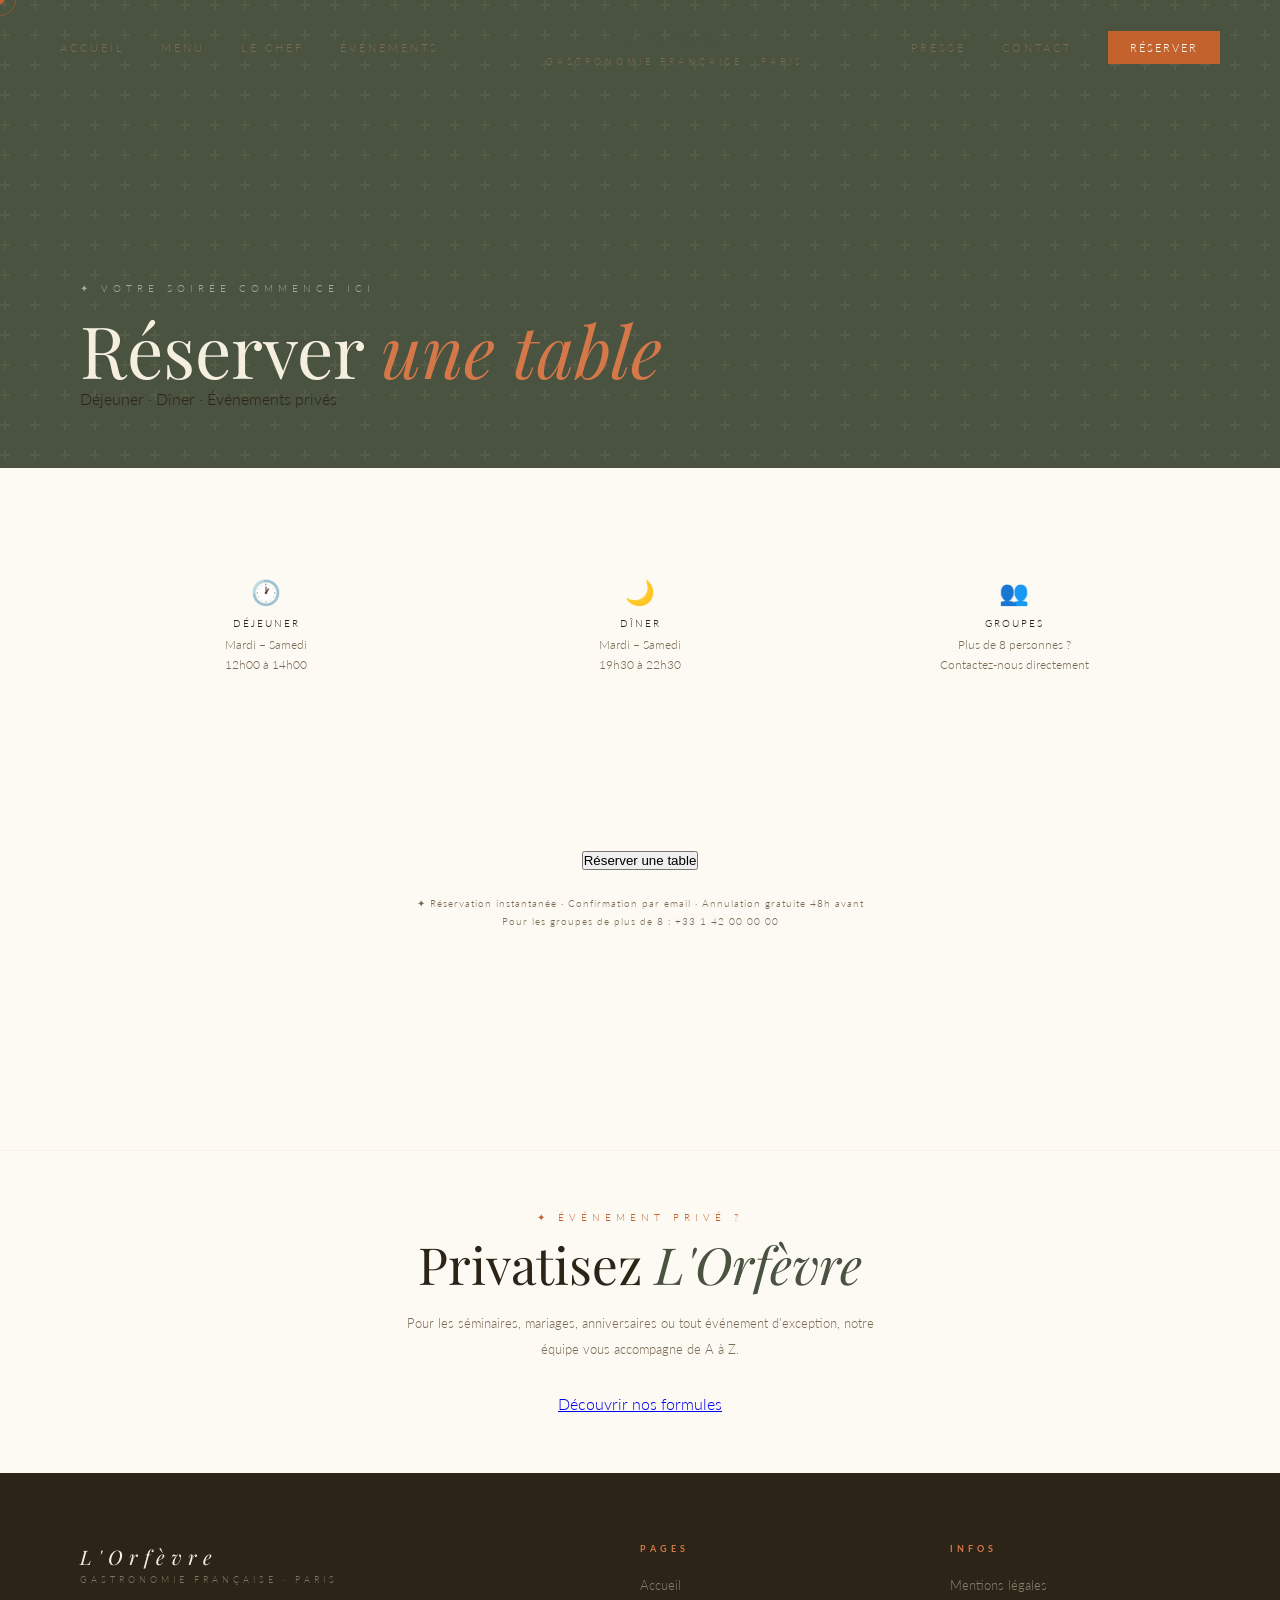
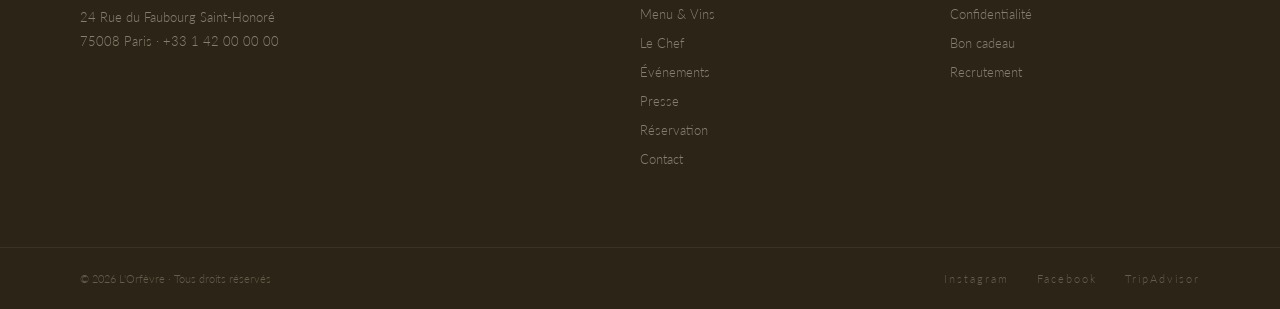
<file: reservation.html>
<!DOCTYPE html>
<html lang="fr">
<head>
<meta charset="UTF-8">
<meta name="viewport" content="width=device-width, initial-scale=1.0">
<title>Réservation — L'Orfèvre</title>
<link rel="stylesheet" href="style.css">
<style>
.reservation-wrap { max-width: 760px; margin: 0 auto; padding: 0 80px 100px; }
.form-grid { display: grid; grid-template-columns: 1fr 1fr; gap: 2px; margin-bottom: 2px; }
.form-field { position: relative; }
.form-field label { display: block; font-size: 9px; letter-spacing: 3px; color: var(--or); text-transform: uppercase; margin-bottom: 10px; }
.form-field input, .form-field select, .form-field textarea { width: 100%; background: var(--charbon); border: 1px solid rgba(201,168,76,0.12); color: var(--creme); font-family: 'Montserrat', sans-serif; font-size: 13px; font-weight: 300; padding: 16px 20px; outline: none; transition: border-color 0.3s; -webkit-appearance: none; }
.form-field input:focus, .form-field select:focus, .form-field textarea:focus { border-color: rgba(201,168,76,0.5); }
.form-field select option { background: var(--noir); }
.form-field input::placeholder, .form-field textarea::placeholder { color: var(--texte-doux); }
.form-full { grid-column: 1 / -1; }
.form-submit { width: 100%; background: var(--or); color: var(--noir); border: none; padding: 22px; font-family: 'Montserrat', sans-serif; font-size: 10px; font-weight: 700; letter-spacing: 4px; text-transform: uppercase; cursor: none; transition: all 0.3s; margin-top: 2px; }
.form-submit:hover { background: var(--or-clair); }
.form-note { font-size: 10px; color: var(--texte-doux); margin-top: 16px; text-align: center; letter-spacing: 1px; line-height: 1.8; }
.infos-strip { display: grid; grid-template-columns: repeat(3,1fr); gap: 2px; margin: 0 0 64px; }
.info-strip-item { background: var(--charbon); border: 1px solid rgba(255,255,255,0.04); padding: 28px; text-align: center; }
.info-strip-icon { font-size: 24px; margin-bottom: 10px; }
.info-strip-title { font-size: 10px; letter-spacing: 2px; color: var(--or); text-transform: uppercase; margin-bottom: 6px; }
.info-strip-text { font-size: 12px; color: var(--texte-doux); line-height: 1.7; }
@media(max-width:768px) {
  .reservation-wrap { padding: 0 24px 80px; }
  .form-grid { grid-template-columns: 1fr; }
  .infos-strip { grid-template-columns: 1fr; }
}
</style>
</head>
<body>
<div class="cursor" id="cursor"></div>
<div class="cursor-ring" id="cursorRing"></div>
<nav id="navbar">
  <ul class="nav-links">
    <li><a href="index.html">Accueil</a></li>
    <li><a href="menu.html">Menu</a></li>
    <li><a href="chef.html">Le Chef</a></li>
    <li><a href="evenements.html">Événements</a></li>
  </ul>
  <a href="index.html" class="nav-logo"><div class="nav-logo-name">L'Orfèvre</div><div class="nav-logo-sub">Gastronomie française · Paris</div></a>
  <ul class="nav-links" style="justify-content:flex-end;">
    <li><a href="presse.html">Presse</a></li>
    <li><a href="contact.html">Contact</a></li>
    <li><a href="reservation.html" class="nav-reserve active" style="background:var(--or);color:var(--noir);">Réserver</a></li>
  </ul>
</nav>

<section class="page-hero">
  <div class="page-hero-content">
    <div class="page-eyebrow">✦ Votre soirée commence ici</div>
    <h1 class="page-title">Réserver <em>une table</em></h1>
    <div class="gold-line"></div>
    <p class="page-subtitle">Déjeuner · Dîner · Événements privés</p>
  </div>
</section>

<section style="background:var(--noir-doux);padding:80px 80px 0;">
  <div class="infos-strip">
    <div class="info-strip-item reveal">
      <div class="info-strip-icon">🕐</div>
      <div class="info-strip-title">Déjeuner</div>
      <div class="info-strip-text">Mardi – Samedi<br>12h00 à 14h00</div>
    </div>
    <div class="info-strip-item reveal" style="transition-delay:0.1s;">
      <div class="info-strip-icon">🌙</div>
      <div class="info-strip-title">Dîner</div>
      <div class="info-strip-text">Mardi – Samedi<br>19h30 à 22h30</div>
    </div>
    <div class="info-strip-item reveal" style="transition-delay:0.2s;">
      <div class="info-strip-icon">👥</div>
      <div class="info-strip-title">Groupes</div>
      <div class="info-strip-text">Plus de 8 personnes ?<br>Contactez-nous directement</div>
    </div>
  </div>
</section>

<section style="background:var(--noir-doux);padding:40px 0 100px;">
  <div class="reservation-wrap">
    <div style="text-align:center; padding: 40px 0 20px;">
      <button onclick="document.getElementById('popup-reservation').style.display='flex'" class="btn-gold">
        Réserver une table
      </button>
      <p style="font-size:10px;color:var(--texte-doux);margin-top:24px;letter-spacing:1px;line-height:1.8;">
        ✦ Réservation instantanée · Confirmation par email · Annulation gratuite 48h avant<br>
        Pour les groupes de plus de 8 : <a href="tel:+33142000000" style="color:var(--or);text-decoration:none;">+33 1 42 00 00 00</a>
      </p>
    </div>
  </div>
</section>

<!-- POPUP RÉSERVATION -->
<div id="popup-reservation" style="display:none; position:fixed; top:0; left:0; width:100%; height:100%; background:rgba(12,11,9,0.92); z-index:9999; align-items:center; justify-content:center; backdrop-filter:blur(8px);">
  <div style="background:#1E1B16; border:1px solid rgba(201,168,76,0.25); width:90%; max-width:600px; height:88vh; position:relative; box-shadow:0 40px 80px rgba(0,0,0,0.6);">
    <div style="padding:24px 32px; border-bottom:1px solid rgba(201,168,76,0.12); display:flex; justify-content:space-between; align-items:center;">
      <div>
        <div style="font-size:9px;letter-spacing:5px;color:#C9A84C;text-transform:uppercase;">✦ L'Orfèvre</div>
        <div style="font-family:'Cormorant Garamond',serif;font-size:20px;color:#fff;font-weight:300;margin-top:2px;">Réserver une table</div>
      </div>
      <button onclick="document.getElementById('popup-reservation').style.display='none'" style="background:none;border:1px solid rgba(201,168,76,0.2);color:#C9A84C;width:36px;height:36px;cursor:pointer;font-size:16px;">✕</button>
    </div>
    <iframe src="https://restaurant-reservation-9r5p.vercel.app/" style="width:100%; height:calc(100% - 73px); border:none;"></iframe>
  </div>
</div>

<div style="background:var(--charbon);padding:60px 80px;text-align:center;border-top:1px solid rgba(201,168,76,0.1);">
  <div class="section-eyebrow">✦ Événement privé ?</div>
  <div class="section-title" style="margin-bottom:16px;text-align:center;">Privatisez <em>L'Orfèvre</em></div>
  <p style="font-size:13px;color:var(--texte-doux);margin:0 auto 32px;max-width:480px;line-height:2;">Pour les séminaires, mariages, anniversaires ou tout événement d'exception, notre équipe vous accompagne de A à Z.</p>
  <a href="evenements.html" class="btn-ghost">Découvrir nos formules</a>
</div>

<footer>
  <div class="footer-inner">
    <div class="footer-brand"><div class="nav-logo-name" style="font-size:20px;letter-spacing:6px;">L'Orfèvre</div><div class="nav-logo-sub" style="margin-top:4px;">Gastronomie française · Paris</div><p>24 Rue du Faubourg Saint-Honoré<br>75008 Paris · +33 1 42 00 00 00</p></div>
    <div class="footer-links"><h4>Pages</h4><ul><li><a href="index.html">Accueil</a></li><li><a href="menu.html">Menu & Vins</a></li><li><a href="chef.html">Le Chef</a></li><li><a href="evenements.html">Événements</a></li><li><a href="presse.html">Presse</a></li><li><a href="reservation.html">Réservation</a></li><li><a href="contact.html">Contact</a></li></ul></div>
    <div class="footer-links"><h4>Infos</h4><ul><li><a href="#">Mentions légales</a></li><li><a href="#">Confidentialité</a></li><li><a href="#">Bon cadeau</a></li><li><a href="#">Recrutement</a></li></ul></div>
  </div>
  <div class="footer-bottom"><p>© 2026 L'Orfèvre · Tous droits réservés</p><div class="footer-social"><a href="#">Instagram</a><a href="#">Facebook</a><a href="#">TripAdvisor</a></div></div>
</footer>
<div class="notif" id="notif"><div class="notif-title"></div><div class="notif-text"></div></div>
<script src="main.js"></script>
<script>
// Fermer popup en cliquant dehors
document.getElementById('popup-reservation').addEventListener('click', function(e) {
  if (e.target === this) this.style.display = 'none';
});
</script>
</body>
</html>
</file>
<file: style.css>
@import url('https://fonts.googleapis.com/css2?family=Playfair+Display:ital,wght@0,400;0,600;1,400;1,600&family=Lato:wght@300;400;700&display=swap');

:root {
  --olive:        #4A5240;
  --olive-clair:  #6B7356;
  --olive-doux:   #8A9170;
  --terre:        #C4622D;
  --terre-clair:  #D4784A;
  --creme:        #F5EFE0;
  --creme-fonce:  #EDE4CE;
  --brun:         #2C2416;
  --brun-doux:    #3D3120;
  --texte:        #2C2416;
  --texte-doux:   #7A6A52;
  --blanc:        #FDFAF4;
}

*, *::before, *::after { margin: 0; padding: 0; box-sizing: border-box; }
html { scroll-behavior: smooth; }
body { background: var(--blanc); color: var(--texte); font-family: 'Lato', sans-serif; font-weight: 300; overflow-x: hidden; cursor: none; }

.cursor { width: 8px; height: 8px; background: var(--terre); border-radius: 50%; position: fixed; top: 0; left: 0; pointer-events: none; z-index: 9999; transform: translate(-50%,-50%); transition: transform 0.1s; }
.cursor-ring { width: 32px; height: 32px; border: 1px solid rgba(196,98,45,0.5); border-radius: 50%; position: fixed; top: 0; left: 0; pointer-events: none; z-index: 9998; transform: translate(-50%,-50%); transition: all 0.18s ease; }

#navbar { position: fixed; top: 0; left: 0; right: 0; z-index: 1000; display: flex; align-items: center; justify-content: space-between; padding: 24px 60px; transition: all 0.4s ease; }
#navbar.scrolled { background: rgba(253,250,244,0.97); backdrop-filter: blur(12px); padding: 16px 60px; box-shadow: 0 1px 0 rgba(74,82,64,0.12); }
.nav-logo { text-align: center; text-decoration: none; }
.nav-logo-name { font-family: 'Playfair Display', serif; font-size: 22px; font-style: italic; color: var(--olive); letter-spacing: 1px; }
.nav-logo-sub { font-size: 9px; letter-spacing: 4px; text-transform: uppercase; color: var(--texte-doux); margin-top: 2px; }
.nav-links { display: flex; list-style: none; gap: 36px; }
.nav-links a { font-size: 11px; letter-spacing: 3px; text-transform: uppercase; text-decoration: none; color: var(--texte-doux); transition: color 0.3s; }
.nav-links a:hover, .nav-links a.active { color: var(--olive); }
.nav-reserve { background: var(--terre) !important; color: var(--blanc) !important; padding: 10px 22px !important; letter-spacing: 2px !important; transition: background 0.3s !important; }
.nav-reserve:hover { background: var(--terre-clair) !important; }

.page-hero { height: 52vh; min-height: 380px; display: flex; align-items: flex-end; background: var(--olive); padding: 60px 80px; position: relative; overflow: hidden; }
.page-hero::before { content: ''; position: absolute; inset: 0; background: url("data:image/svg+xml,%3Csvg width='60' height='60' viewBox='0 0 60 60' xmlns='http://www.w3.org/2000/svg'%3E%3Cg fill='none'%3E%3Cg fill='%238A9170' fill-opacity='0.15'%3E%3Cpath d='M36 34v-4h-2v4h-4v2h4v4h2v-4h4v-2h-4zm0-30V0h-2v4h-4v2h4v4h2V6h4V4h-4zM6 34v-4H4v4H0v2h4v4h2v-4h4v-2H6zM6 4V0H4v4H0v2h4v4h2V6h4V4H6z'/%3E%3C/g%3E%3C/g%3E%3C/svg%3E"); }
.page-hero-content { position: relative; z-index: 1; }
.page-eyebrow { font-size: 10px; letter-spacing: 5px; text-transform: uppercase; color: rgba(245,239,224,0.55); margin-bottom: 16px; }
.page-title { font-family: 'Playfair Display', serif; font-size: clamp(42px, 6vw, 72px); font-weight: 400; color: var(--creme); line-height: 1.1; }
.page-title em { font-style: italic; color: var(--terre-clair); }

.btn-terre { display: inline-block; background: var(--terre); color: var(--blanc); padding: 16px 40px; font-family: 'Lato', sans-serif; font-size: 11px; font-weight: 700; letter-spacing: 3px; text-transform: uppercase; text-decoration: none; border: none; cursor: none; transition: background 0.3s; }
.btn-terre:hover { background: var(--terre-clair); }
.btn-outline { display: inline-block; border: 1px solid var(--olive); color: var(--olive); padding: 15px 40px; font-size: 11px; font-weight: 700; letter-spacing: 3px; text-transform: uppercase; text-decoration: none; cursor: none; transition: all 0.3s; }
.btn-outline:hover { background: var(--olive); color: var(--blanc); }

.section-eyebrow { font-size: 10px; letter-spacing: 5px; text-transform: uppercase; color: var(--terre); margin-bottom: 12px; }
.section-title { font-family: 'Playfair Display', serif; font-size: clamp(34px, 4vw, 54px); font-weight: 400; line-height: 1.15; color: var(--brun); }
.section-title em { font-style: italic; color: var(--olive); }
.section-intro { font-size: 15px; color: var(--texte-doux); line-height: 1.9; max-width: 560px; }

.divider { display: flex; align-items: center; gap: 20px; margin: 32px 0; }
.divider-line { flex: 1; height: 1px; background: rgba(74,82,64,0.15); }
.divider-leaf { color: var(--olive-doux); font-size: 18px; }

.reveal { opacity: 0; transform: translateY(28px); transition: opacity 0.7s ease, transform 0.7s ease; }
.reveal.visible { opacity: 1; transform: translateY(0); }

footer { background: var(--brun); color: var(--creme-fonce); }
.footer-inner { display: grid; grid-template-columns: 2fr 1fr 1fr; gap: 60px; padding: 70px 80px; border-bottom: 1px solid rgba(245,239,224,0.07); }
.footer-brand .nav-logo-name { font-size: 24px; color: var(--creme); }
.footer-brand .nav-logo-sub { color: rgba(245,239,224,0.4); }
.footer-brand p { font-size: 13px; color: rgba(245,239,224,0.45); margin-top: 20px; line-height: 1.9; }
.footer-links h4 { font-size: 9px; letter-spacing: 4px; text-transform: uppercase; color: var(--terre-clair); margin-bottom: 20px; }
.footer-links ul { list-style: none; }
.footer-links li { margin-bottom: 10px; }
.footer-links a { font-size: 13px; color: rgba(245,239,224,0.45); text-decoration: none; transition: color 0.3s; }
.footer-links a:hover { color: var(--creme); }
.footer-bottom { display: flex; justify-content: space-between; align-items: center; padding: 24px 80px; font-size: 11px; color: rgba(245,239,224,0.28); }
.footer-social { display: flex; gap: 28px; }
.footer-social a { color: rgba(245,239,224,0.28); text-decoration: none; font-size: 11px; letter-spacing: 2px; transition: color 0.3s; }
.footer-social a:hover { color: var(--terre-clair); }

.notif { position: fixed; bottom: 32px; right: 32px; z-index: 8000; background: var(--olive); color: var(--creme); padding: 20px 28px; max-width: 320px; transform: translateY(120%); opacity: 0; transition: all 0.4s ease; }
.notif.show { transform: translateY(0); opacity: 1; }
.notif-title { font-family: 'Playfair Display', serif; font-size: 15px; margin-bottom: 6px; }
.notif-text { font-size: 12px; opacity: 0.7; line-height: 1.6; }

@media(max-width: 768px) {
  #navbar { padding: 20px 24px; }
  #navbar.scrolled { padding: 14px 24px; }
  .nav-links { display: none; }
  .page-hero { padding: 40px 24px; }
  .footer-inner { grid-template-columns: 1fr; gap: 36px; padding: 50px 24px; }
  .footer-bottom { flex-direction: column; gap: 14px; padding: 20px 24px; text-align: center; }
}
</file>
